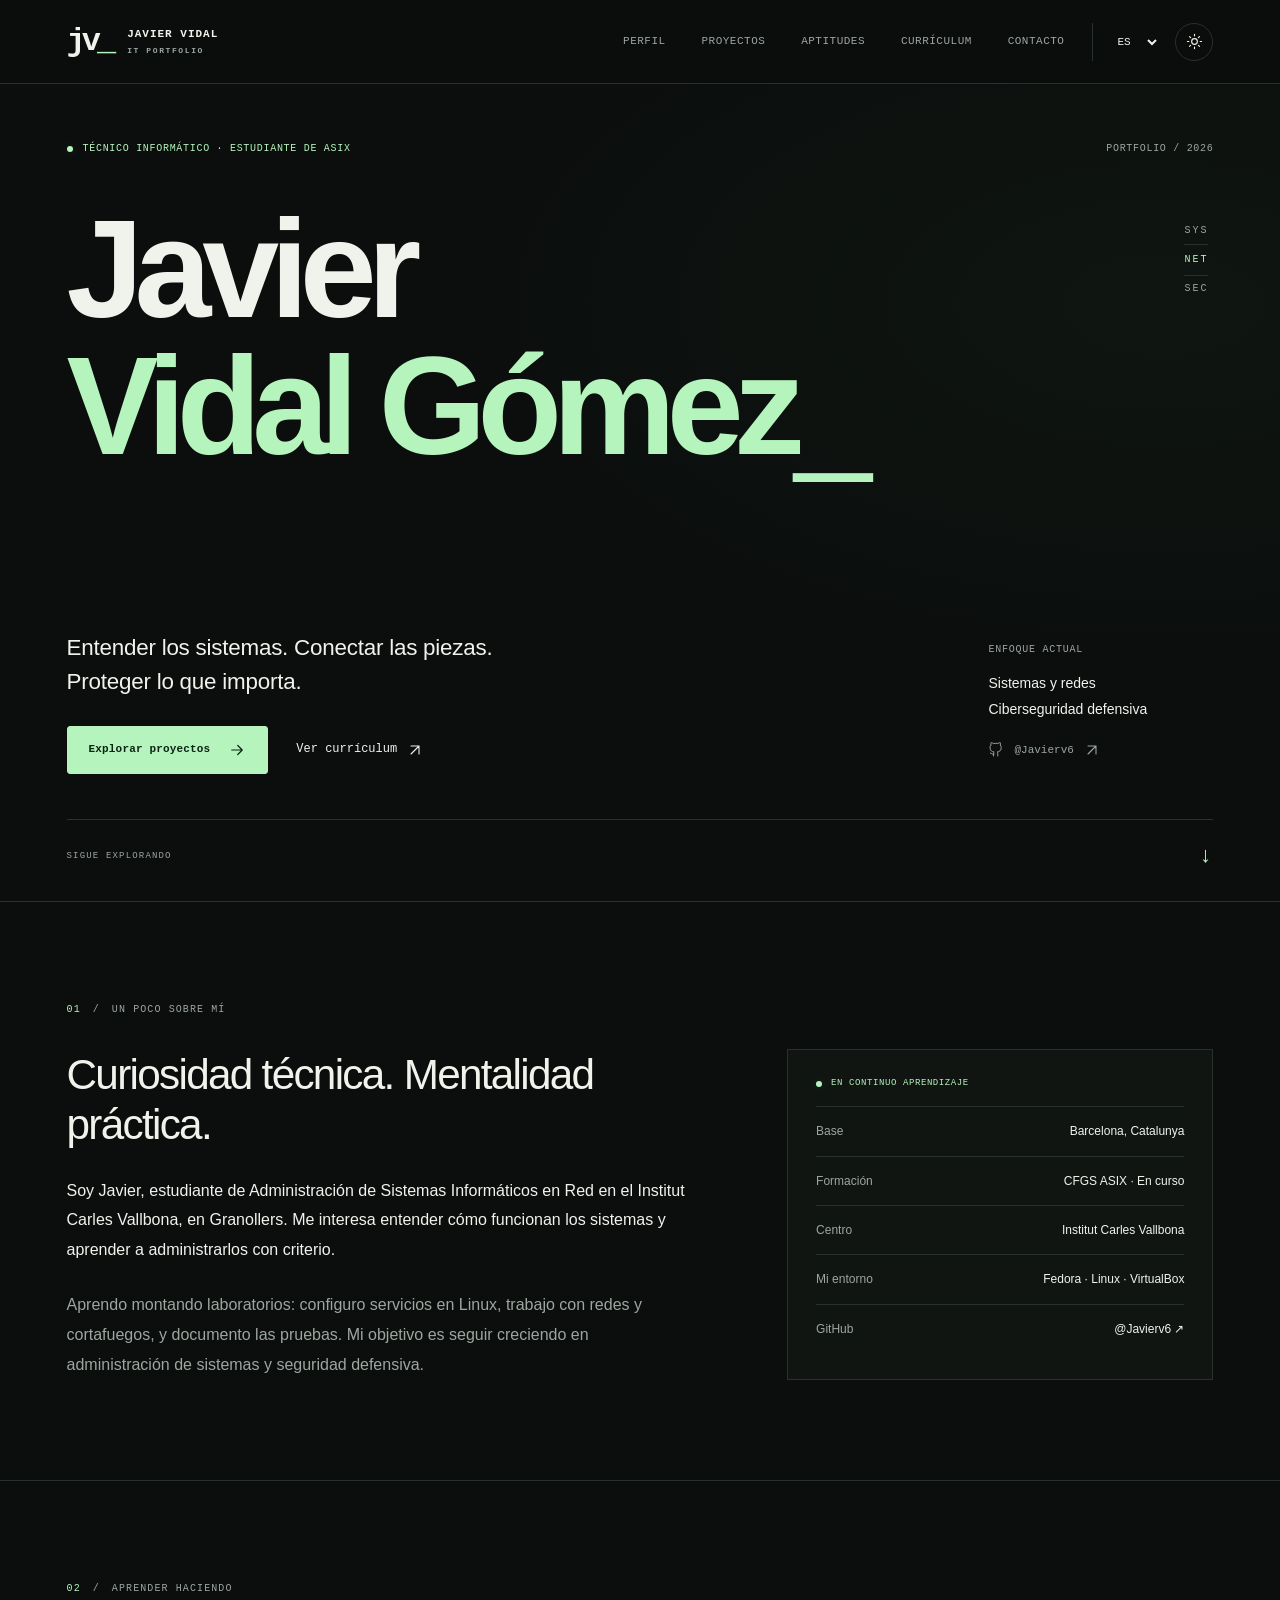
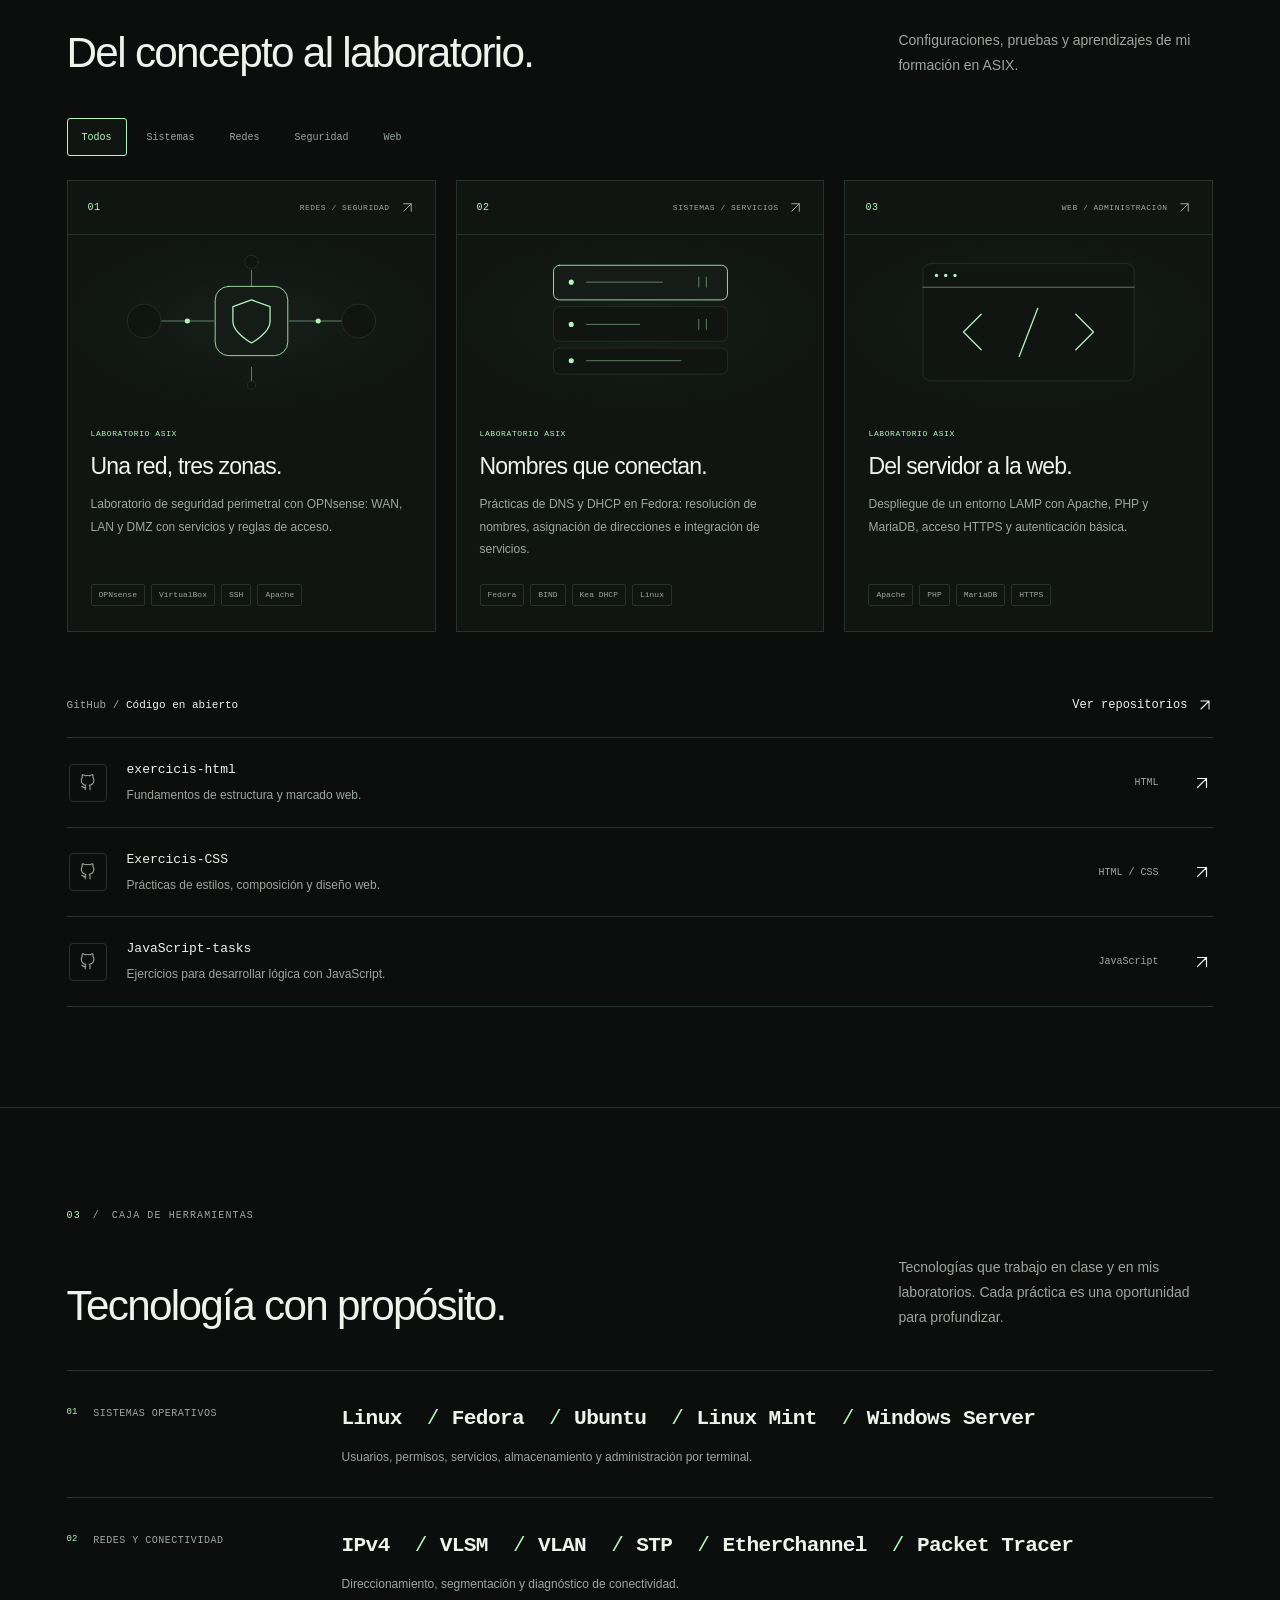
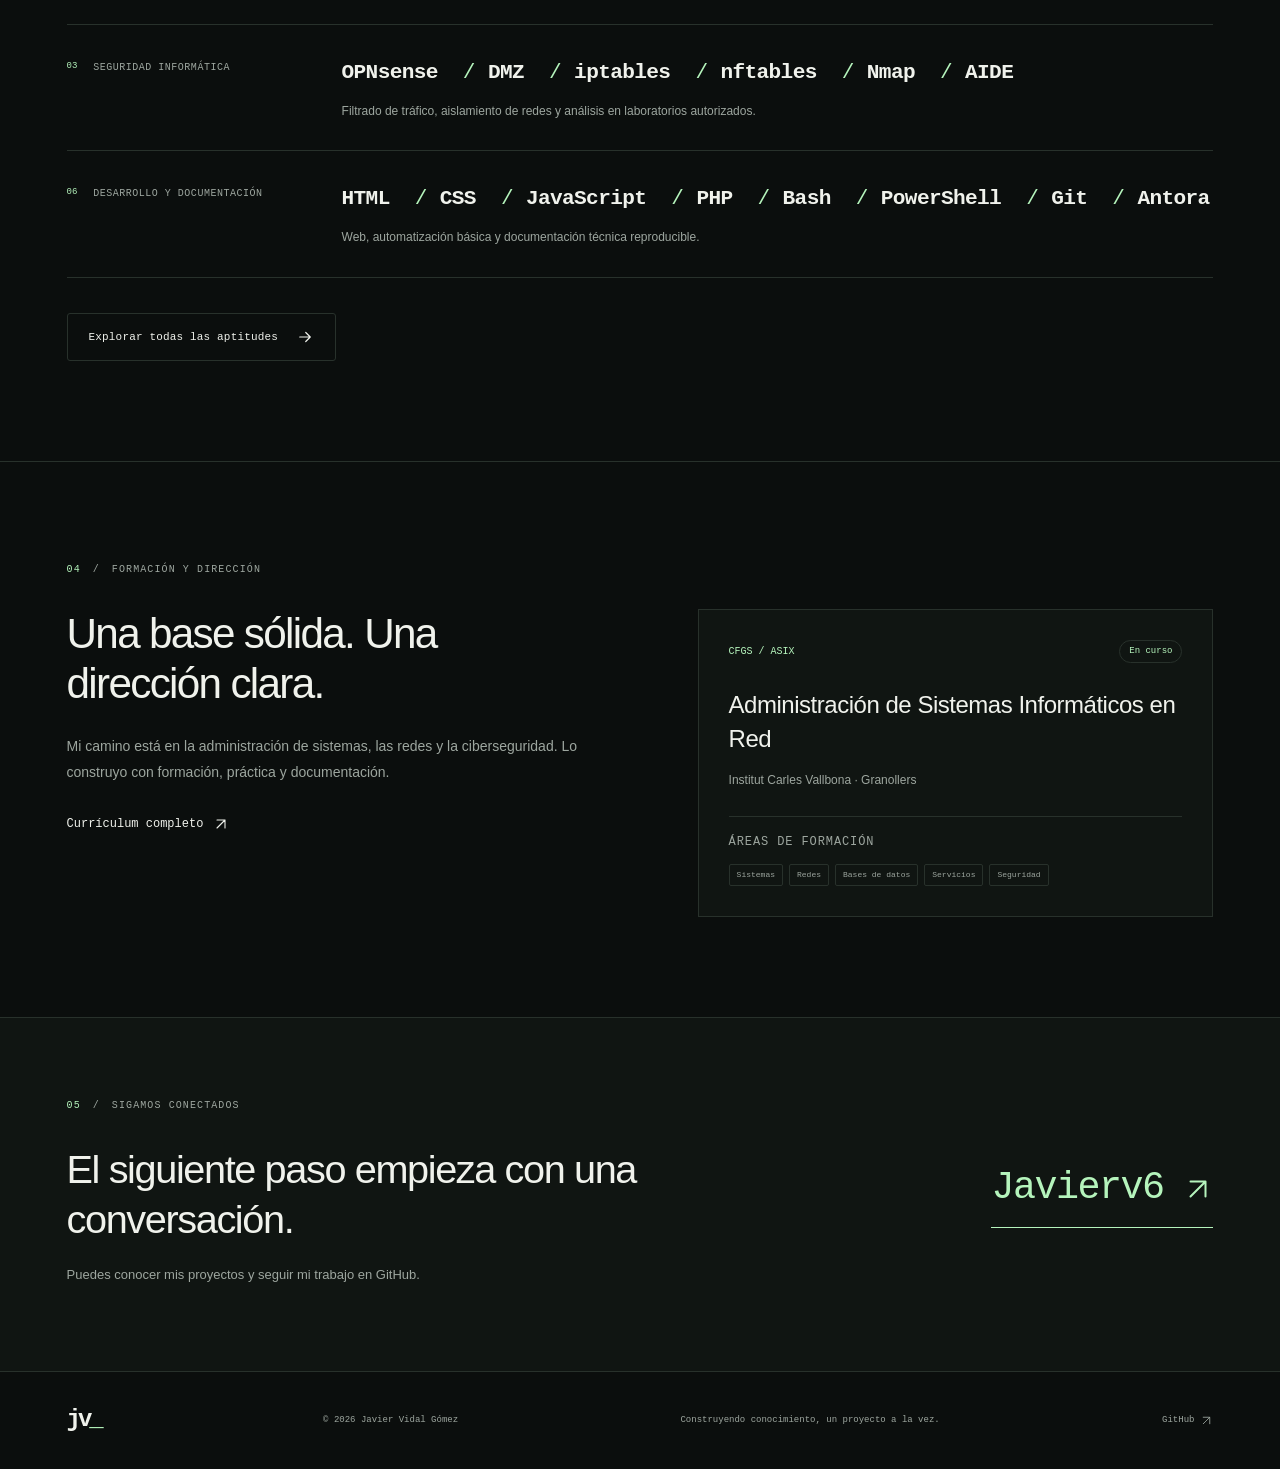
<file: index.html>
<!doctype html><html lang="es" data-theme="dark"><head>
    <meta charset="utf-8"><meta name="viewport" content="width=device-width, initial-scale=1">
    <title>Javier Vidal Gómez · Técnico informático</title><meta name="description" content="Portfolio de Javier Vidal Gómez, estudiante de ASIX. Sistemas Linux, redes, ciberseguridad, proyectos y currículum.">
    <meta name="theme-color" content="#0b0e0d"><meta property="og:type" content="website"><meta property="og:title" content="Javier Vidal Gómez · Técnico informático · Javier Vidal"><meta property="og:description" content="Portfolio de Javier Vidal Gómez, estudiante de ASIX. Sistemas Linux, redes, ciberseguridad, proyectos y currículum.">
    <link rel="icon" type="image/svg+xml" href="assets/favicon.svg"><link rel="stylesheet" href="styles.css">
    <script>try{const theme=localStorage.getItem('jv-theme');if(theme==='light'||theme==='dark')document.documentElement.dataset.theme=theme;}catch(e){}</script><script src="translations.js" defer></script><script src="app.js" defer></script></head>
    <body><a class="skip" href="#contenido"><span data-i18n="skip" >Saltar al contenido</span></a>
    <header class="site-header"><div class="header-inner">
    <a class="brand" href="index.html" aria-label="Javier Vidal — Inicio"><span class="brand-mark">jv<span>_</span></span><span class="brand-name">JAVIER VIDAL<span>IT PORTFOLIO</span></span></a>
    <nav class="desktop-nav" aria-label="Principal"><a data-i18n="nav.profile" href="index.html#perfil">Perfil</a><a data-i18n="nav.projects" href="index.html#proyectos">Proyectos</a><a data-i18n="nav.skills" href="aptitudes.html">Aptitudes</a><a data-i18n="nav.cv" href="curriculum.html">Currículum</a><a data-i18n="nav.contact" href="index.html#contacto">Contacto</a></nav>
    <div class="header-actions"><label class="lang-label"><span class="sr-only">Idioma / Language</span><select id="language" aria-label="Idioma / Language"><option value="es">ES</option><option value="ca">CA</option><option value="en">EN</option></select></label>
    <button class="icon-button theme-toggle" type="button" aria-label="Cambiar tema" title="Cambiar tema"><svg class="sun" viewBox="0 0 24 24" fill="none" aria-hidden="true"><circle cx="12" cy="12" r="4"/><path d="M12 2v2m0 16v2M2 12h2m16 0h2M5 5l1.5 1.5m11 11L19 19M5 19l1.5-1.5m11-11L19 5"/></svg><svg class="moon" viewBox="0 0 24 24" fill="none" aria-hidden="true"><path d="M20 14a8 8 0 0 1-10-10 8 8 0 1 0 10 10Z"/></svg></button>
    <button class="menu-toggle icon-button" type="button" aria-expanded="false" aria-controls="mobile-nav" aria-label="Abrir menú"><span></span><span></span></button></div>
    </div><nav class="mobile-nav" id="mobile-nav" aria-label="Navegación móvil" hidden><a data-i18n="nav.profile" href="index.html#perfil">Perfil</a><a data-i18n="nav.projects" href="index.html#proyectos">Proyectos</a><a data-i18n="nav.skills" href="aptitudes.html">Aptitudes</a><a data-i18n="nav.cv" href="curriculum.html">Currículum</a><a data-i18n="nav.contact" href="index.html#contacto">Contacto</a><a href="https://github.com/Javierv6" target="_blank" rel="noopener noreferrer">GitHub ↗</a></nav></header><main id="contenido"><section class="hero wrap" id="inicio"><div class="hero-meta"><span class="status"><span data-i18n="hero.status" >TÉCNICO INFORMÁTICO · ESTUDIANTE DE ASIX</span></span><span class="edition">PORTFOLIO / 2026</span></div>
<div class="hero-title-wrap"><h1>Javier<br><span>Vidal Gómez<span class="cursor">_</span></span></h1><div class="hero-coordinate" aria-hidden="true">SYS<span>NET</span>SEC</div></div>
<div class="hero-bottom"><div class="hero-intro"><p data-i18n="hero.intro" >Entender los sistemas. Conectar las piezas. Proteger lo que importa.</p><div class="hero-buttons"><a class="button primary" href="#proyectos"><span data-i18n="view.projects" >Explorar proyectos</span><svg viewBox="0 0 24 24" fill="none" aria-hidden="true"><path d="M5 12h14M13 6l6 6-6 6"/></svg></a><a class="text-link" href="curriculum.html"><span data-i18n="view.cv" >Ver currículum</span><svg viewBox="0 0 24 24" fill="none" aria-hidden="true"><path d="M6 18 18 6M6 6h12v12"/></svg></a></div></div><div class="hero-side"><span class="small-label"><span data-i18n="hero.focus" >ENFOQUE ACTUAL</span></span><p><span data-i18n="focus1" >Sistemas y redes</span><br><span data-i18n="focus2" >Ciberseguridad defensiva</span></p><a class="github-plain" href="https://github.com/Javierv6" target="_blank" rel="noopener noreferrer"><svg viewBox="0 0 24 24" fill="none" aria-hidden="true"><path d="M9 19c-4 1-4-2-6-2m12 5v-4a3.5 3.5 0 0 0-1-2.7c3.3-.4 6.7-1.6 6.7-7.3a5.7 5.7 0 0 0-1.5-4A5.3 5.3 0 0 0 19 0s-1.2-.4-4 1.5a14 14 0 0 0-7 0C5.2-.4 4 0 4 0a5.3 5.3 0 0 0-.2 4A5.7 5.7 0 0 0 2.3 8c0 5.7 3.4 6.9 6.7 7.3A3.5 3.5 0 0 0 8 18v4" transform="translate(1 1) scale(.91)"/></svg> @Javierv6 <svg viewBox="0 0 24 24" fill="none" aria-hidden="true"><path d="M6 18 18 6M6 6h12v12"/></svg></a></div></div>
<a class="scroll-note" href="#perfil"><span data-i18n="scroll" >SIGUE EXPLORANDO</span><span>↓</span></a></section><section class="section wrap" id="perfil"><p class="eyebrow"><span>01</span> / <span data-i18n="section.profile" >UN POCO SOBRE MÍ</span></p><div class="profile-layout"><div><h2 data-i18n="profile.title" class="section-title">Curiosidad técnica. Mentalidad práctica.</h2><p data-i18n="profile.p1" class="body-copy">Soy Javier, estudiante de Administración de Sistemas Informáticos en Red en el Institut Carles Vallbona, en Granollers. Me interesa entender cómo funcionan los sistemas y aprender a administrarlos con criterio.</p><p data-i18n="profile.p2" class="body-copy muted">Aprendo montando laboratorios: configuro servicios en Linux, trabajo con redes y cortafuegos, y documento las pruebas. Mi objetivo es seguir creciendo en administración de sistemas y seguridad defensiva.</p></div><aside class="profile-facts"><div class="fact-heading"><span class="live-dot"></span><span data-i18n="facts" >EN CONTINUO APRENDIZAJE</span></div><dl><div><dt data-i18n="facts.base" >Base</dt><dd>Barcelona, Catalunya</dd></div><div><dt data-i18n="facts.education" >Formación</dt><dd>CFGS ASIX · <span data-i18n="ongoing" >En curso</span></dd></div><div><dt data-i18n="facts.school" >Centro</dt><dd>Institut Carles Vallbona</dd></div><div><dt data-i18n="facts.environment" >Mi entorno</dt><dd>Fedora · Linux · VirtualBox</dd></div><div><dt>GitHub</dt><dd><a href="https://github.com/Javierv6" target="_blank" rel="noopener noreferrer">@Javierv6 ↗</a></dd></div></dl></aside></div></section><section class="section wrap" id="proyectos"><div class="section-heading"><div><p class="eyebrow"><span>02</span> / <span data-i18n="section.projects" >APRENDER HACIENDO</span></p><h2 data-i18n="projects.title" class="section-title">Del concepto al laboratorio.</h2></div><p data-i18n="projects.lead" class="section-lead">Configuraciones, pruebas y aprendizajes de mi formación en ASIX.</p></div><div class="filter-bar" role="group" aria-label="Filtrar proyectos"><button type="button" data-project-filter="all" aria-pressed="true"><span data-i18n="filter.all" >Todos</span></button><button type="button" data-project-filter="sistemas" aria-pressed="false"><span data-i18n="filter.sistemas" >Sistemas</span></button><button type="button" data-project-filter="redes" aria-pressed="false"><span data-i18n="filter.redes" >Redes</span></button><button type="button" data-project-filter="seguridad" aria-pressed="false"><span data-i18n="filter.seguridad" >Seguridad</span></button><button type="button" data-project-filter="web" aria-pressed="false"><span data-i18n="filter.web" >Web</span></button></div><div class="projects-grid"><a class="project-card" data-project-category="redes seguridad" href="proyecto-dmz.html"><div class="project-top"><span class="project-no">01</span><span data-i18n="p.type.dmz" >REDES / SEGURIDAD</span><svg viewBox="0 0 24 24" fill="none" aria-hidden="true"><path d="M6 18 18 6M6 6h12v12"/></svg></div><div class="project-art art-dmz" aria-hidden="true"><svg viewBox="0 0 360 180" class="network-art" fill="none"><path class="art-line" d="M63 90h72m90 0h72M180 55V30m0 115v20"/><rect x="137" y="49" width="86" height="82" rx="16" class="art-main"/><path d="M180 65 202 73v18c0 13-22 25-22 25s-22-12-22-25V73Z" class="shield"/><circle cx="53" cy="90" r="20" class="art-node"/><circle cx="307" cy="90" r="20" class="art-node"/><circle cx="180" cy="20" r="8" class="art-node"/><circle cx="180" cy="166" r="5" class="art-node"/><circle r="3" cx="104" cy="90" class="packet"/><circle r="3" cx="259" cy="90" class="packet"/></svg></div><div class="project-content"><span data-i18n="lab" class="small-label">Laboratorio ASIX</span><h3 data-i18n="p.title.dmz" >Una red, tres zonas.</h3><p data-i18n="p.desc.dmz" >Laboratorio de seguridad perimetral con OPNsense: WAN, LAN y DMZ con servicios y reglas de acceso.</p><ul class="tags"><li>OPNsense</li><li>VirtualBox</li><li>SSH</li><li>Apache</li></ul></div></a><a class="project-card" data-project-category="sistemas redes" href="proyecto-dns-dhcp.html"><div class="project-top"><span class="project-no">02</span><span data-i18n="p.type.dns-dhcp" >SISTEMAS / SERVICIOS</span><svg viewBox="0 0 24 24" fill="none" aria-hidden="true"><path d="M6 18 18 6M6 6h12v12"/></svg></div><div class="project-art art-dns-dhcp" aria-hidden="true"><svg viewBox="0 0 360 180" fill="none"><rect class="art-main" x="77" y="24" width="206" height="41" rx="7"/><rect class="art-node" x="77" y="73" width="206" height="41" rx="7"/><rect class="art-node" x="77" y="122" width="206" height="31" rx="7"/><circle class="packet" cx="98" cy="44" r="3"/><circle class="packet" cx="98" cy="94" r="3"/><circle class="packet" cx="98" cy="137" r="3"/><path class="art-line" d="M116 44h90m-90 50h63m-63 43h112m21-99v12m9-12v12m-9 38v12m9-12v12"/></svg></div><div class="project-content"><span data-i18n="lab" class="small-label">Laboratorio ASIX</span><h3 data-i18n="p.title.dns-dhcp" >Nombres que conectan.</h3><p data-i18n="p.desc.dns-dhcp" >Prácticas de DNS y DHCP en Fedora: resolución de nombres, asignación de direcciones e integración de servicios.</p><ul class="tags"><li>Fedora</li><li>BIND</li><li>Kea DHCP</li><li>Linux</li></ul></div></a><a class="project-card" data-project-category="sistemas web" href="proyecto-lamp.html"><div class="project-top"><span class="project-no">03</span><span data-i18n="p.type.lamp" >WEB / ADMINISTRACIÓN</span><svg viewBox="0 0 24 24" fill="none" aria-hidden="true"><path d="M6 18 18 6M6 6h12v12"/></svg></div><div class="project-art art-lamp" aria-hidden="true"><svg viewBox="0 0 360 180" fill="none"><rect class="art-node" x="55" y="22" width="250" height="139" rx="9"/><path class="art-line" d="M55 50h250"/><circle class="packet" cx="71" cy="36" r="2"/><circle class="packet" cx="82" cy="36" r="2"/><circle class="packet" cx="93" cy="36" r="2"/><path class="shield" d="m124 82-21 21 21 21m112-42 21 21-21 21m-45-49-22 57"/></svg></div><div class="project-content"><span data-i18n="lab" class="small-label">Laboratorio ASIX</span><h3 data-i18n="p.title.lamp" >Del servidor a la web.</h3><p data-i18n="p.desc.lamp" >Despliegue de un entorno LAMP con Apache, PHP y MariaDB, acceso HTTPS y autenticación básica.</p><ul class="tags"><li>Apache</li><li>PHP</li><li>MariaDB</li><li>HTTPS</li></ul></div></a></div><p class="result-note sr-only" id="project-results" role="status"></p>
<div class="repos-heading"><h3>GitHub / <span data-i18n="repos.title" >Código en abierto</span></h3><a class="text-link" href="https://github.com/Javierv6?tab=repositories" target="_blank" rel="noopener noreferrer"><span data-i18n="repos.all" >Ver repositorios</span><svg viewBox="0 0 24 24" fill="none" aria-hidden="true"><path d="M6 18 18 6M6 6h12v12"/></svg></a></div><div class="repo-list"><a href="https://github.com/Javierv6/exercicis-html" target="_blank" rel="noopener noreferrer" class="repo-row"><span class="repo-symbol"><svg viewBox="0 0 24 24" fill="none" aria-hidden="true"><path d="M9 19c-4 1-4-2-6-2m12 5v-4a3.5 3.5 0 0 0-1-2.7c3.3-.4 6.7-1.6 6.7-7.3a5.7 5.7 0 0 0-1.5-4A5.3 5.3 0 0 0 19 0s-1.2-.4-4 1.5a14 14 0 0 0-7 0C5.2-.4 4 0 4 0a5.3 5.3 0 0 0-.2 4A5.7 5.7 0 0 0 2.3 8c0 5.7 3.4 6.9 6.7 7.3A3.5 3.5 0 0 0 8 18v4" transform="translate(1 1) scale(.91)"/></svg></span><div><h4>exercicis-html</h4><p data-i18n="repo.exercicis-html" >Fundamentos de estructura y marcado web.</p></div><span class="repo-language">HTML</span><svg viewBox="0 0 24 24" fill="none" aria-hidden="true"><path d="M6 18 18 6M6 6h12v12"/></svg></a><a href="https://github.com/Javierv6/Exercicis-CSS" target="_blank" rel="noopener noreferrer" class="repo-row"><span class="repo-symbol"><svg viewBox="0 0 24 24" fill="none" aria-hidden="true"><path d="M9 19c-4 1-4-2-6-2m12 5v-4a3.5 3.5 0 0 0-1-2.7c3.3-.4 6.7-1.6 6.7-7.3a5.7 5.7 0 0 0-1.5-4A5.3 5.3 0 0 0 19 0s-1.2-.4-4 1.5a14 14 0 0 0-7 0C5.2-.4 4 0 4 0a5.3 5.3 0 0 0-.2 4A5.7 5.7 0 0 0 2.3 8c0 5.7 3.4 6.9 6.7 7.3A3.5 3.5 0 0 0 8 18v4" transform="translate(1 1) scale(.91)"/></svg></span><div><h4>Exercicis-CSS</h4><p data-i18n="repo.Exercicis-CSS" >Prácticas de estilos, composición y diseño web.</p></div><span class="repo-language">HTML / CSS</span><svg viewBox="0 0 24 24" fill="none" aria-hidden="true"><path d="M6 18 18 6M6 6h12v12"/></svg></a><a href="https://github.com/Javierv6/JavaScript-tasks" target="_blank" rel="noopener noreferrer" class="repo-row"><span class="repo-symbol"><svg viewBox="0 0 24 24" fill="none" aria-hidden="true"><path d="M9 19c-4 1-4-2-6-2m12 5v-4a3.5 3.5 0 0 0-1-2.7c3.3-.4 6.7-1.6 6.7-7.3a5.7 5.7 0 0 0-1.5-4A5.3 5.3 0 0 0 19 0s-1.2-.4-4 1.5a14 14 0 0 0-7 0C5.2-.4 4 0 4 0a5.3 5.3 0 0 0-.2 4A5.7 5.7 0 0 0 2.3 8c0 5.7 3.4 6.9 6.7 7.3A3.5 3.5 0 0 0 8 18v4" transform="translate(1 1) scale(.91)"/></svg></span><div><h4>JavaScript-tasks</h4><p data-i18n="repo.JavaScript-tasks" >Ejercicios para desarrollar lógica con JavaScript.</p></div><span class="repo-language">JavaScript</span><svg viewBox="0 0 24 24" fill="none" aria-hidden="true"><path d="M6 18 18 6M6 6h12v12"/></svg></a></div></section><section class="section wrap" id="aptitudes"><p class="eyebrow"><span>03</span> / <span data-i18n="section.skills" >CAJA DE HERRAMIENTAS</span></p><div class="section-heading"><h2 data-i18n="skills.title" class="section-title">Tecnología con propósito.</h2><p data-i18n="skills.lead" class="section-lead">Tecnologías que trabajo en clase y en mis laboratorios. Cada práctica es una oportunidad para profundizar.</p></div><div class="skill-rows"><article class="skill-row" data-skill-category="sistemas"><div class="skill-heading"><span class="row-no">01</span><h3 data-i18n="skill.sistemas" >Sistemas operativos</h3></div><div class="skill-detail"><ul class="skill-list"><li>Linux</li><li>Fedora</li><li>Ubuntu</li><li>Linux Mint</li><li>Windows Server</li></ul><p data-i18n="skill.desc.sistemas" >Usuarios, permisos, servicios, almacenamiento y administración por terminal.</p></div></article><article class="skill-row" data-skill-category="redes"><div class="skill-heading"><span class="row-no">02</span><h3 data-i18n="skill.redes" >Redes y conectividad</h3></div><div class="skill-detail"><ul class="skill-list"><li>IPv4</li><li>VLSM</li><li>VLAN</li><li>STP</li><li>EtherChannel</li><li>Packet Tracer</li></ul><p data-i18n="skill.desc.redes" >Direccionamiento, segmentación y diagnóstico de conectividad.</p></div></article><article class="skill-row" data-skill-category="seguridad"><div class="skill-heading"><span class="row-no">03</span><h3 data-i18n="skill.seguridad" >Seguridad informática</h3></div><div class="skill-detail"><ul class="skill-list"><li>OPNsense</li><li>DMZ</li><li>iptables</li><li>nftables</li><li>Nmap</li><li>AIDE</li></ul><p data-i18n="skill.desc.seguridad" >Filtrado de tráfico, aislamiento de redes y análisis en laboratorios autorizados.</p></div></article><article class="skill-row" data-skill-category="web"><div class="skill-heading"><span class="row-no">06</span><h3 data-i18n="skill.web" >Desarrollo y documentación</h3></div><div class="skill-detail"><ul class="skill-list"><li>HTML</li><li>CSS</li><li>JavaScript</li><li>PHP</li><li>Bash</li><li>PowerShell</li><li>Git</li><li>Antora</li></ul><p data-i18n="skill.desc.web" >Web, automatización básica y documentación técnica reproducible.</p></div></article></div><a class="button outline" href="aptitudes.html"><span data-i18n="skills.all" >Explorar todas las aptitudes</span><svg viewBox="0 0 24 24" fill="none" aria-hidden="true"><path d="M5 12h14M13 6l6 6-6 6"/></svg></a></section><section class="section wrap" id="formacion"><p class="eyebrow"><span>04</span> / <span data-i18n="section.path" >FORMACIÓN Y DIRECCIÓN</span></p><div class="education-layout"><div><h2 data-i18n="path.title" class="section-title">Una base sólida. Una dirección clara.</h2><p data-i18n="path.lead" class="body-copy muted">Mi camino está en la administración de sistemas, las redes y la ciberseguridad. Lo construyo con formación, práctica y documentación.</p><a class="text-link" href="curriculum.html"><span data-i18n="cv.full" >Currículum completo</span><svg viewBox="0 0 24 24" fill="none" aria-hidden="true"><path d="M6 18 18 6M6 6h12v12"/></svg></a></div><div class="education-card"><div class="education-card-top"><span>CFGS / ASIX</span><span data-i18n="ongoing" class="badge">En curso</span></div><h3 data-i18n="education.name" >Administración de Sistemas Informáticos en Red</h3><p>Institut Carles Vallbona · Granollers</p><div class="edu-rule"></div><p class="small-label"><span data-i18n="education.focus" >ÁREAS DE FORMACIÓN</span></p><ul class="tags"><li data-i18n="edu.systems" >Sistemas</li><li data-i18n="edu.networks" >Redes</li><li data-i18n="edu.data" >Bases de datos</li><li data-i18n="edu.services" >Servicios</li><li data-i18n="edu.security" >Seguridad</li></ul></div></div></section><section class="contact-section wrap" id="contacto"><div><p class="eyebrow"><span>05</span> / <span data-i18n="section.contact" >SIGAMOS CONECTADOS</span></p><h2 data-i18n="contact.title" >El siguiente paso empieza con una conversación.</h2><p><span data-i18n="contact.text" >Puedes conocer mis proyectos y seguir mi trabajo en GitHub.</span></p></div><a class="contact-link" href="https://github.com/Javierv6" target="_blank" rel="noopener noreferrer">Javierv6 <svg viewBox="0 0 24 24" fill="none" aria-hidden="true"><path d="M6 18 18 6M6 6h12v12"/></svg></a></section></main><footer class="site-footer wrap"><a class="footer-brand" href="index.html">jv<span>_</span></a><p>© 2026 Javier Vidal Gómez</p><span data-i18n="foot" >Construyendo conocimiento, un proyecto a la vez.</span><a href="https://github.com/Javierv6" target="_blank" rel="noopener noreferrer">GitHub <svg viewBox="0 0 24 24" fill="none" aria-hidden="true"><path d="M6 18 18 6M6 6h12v12"/></svg></a></footer></body></html>
</file>
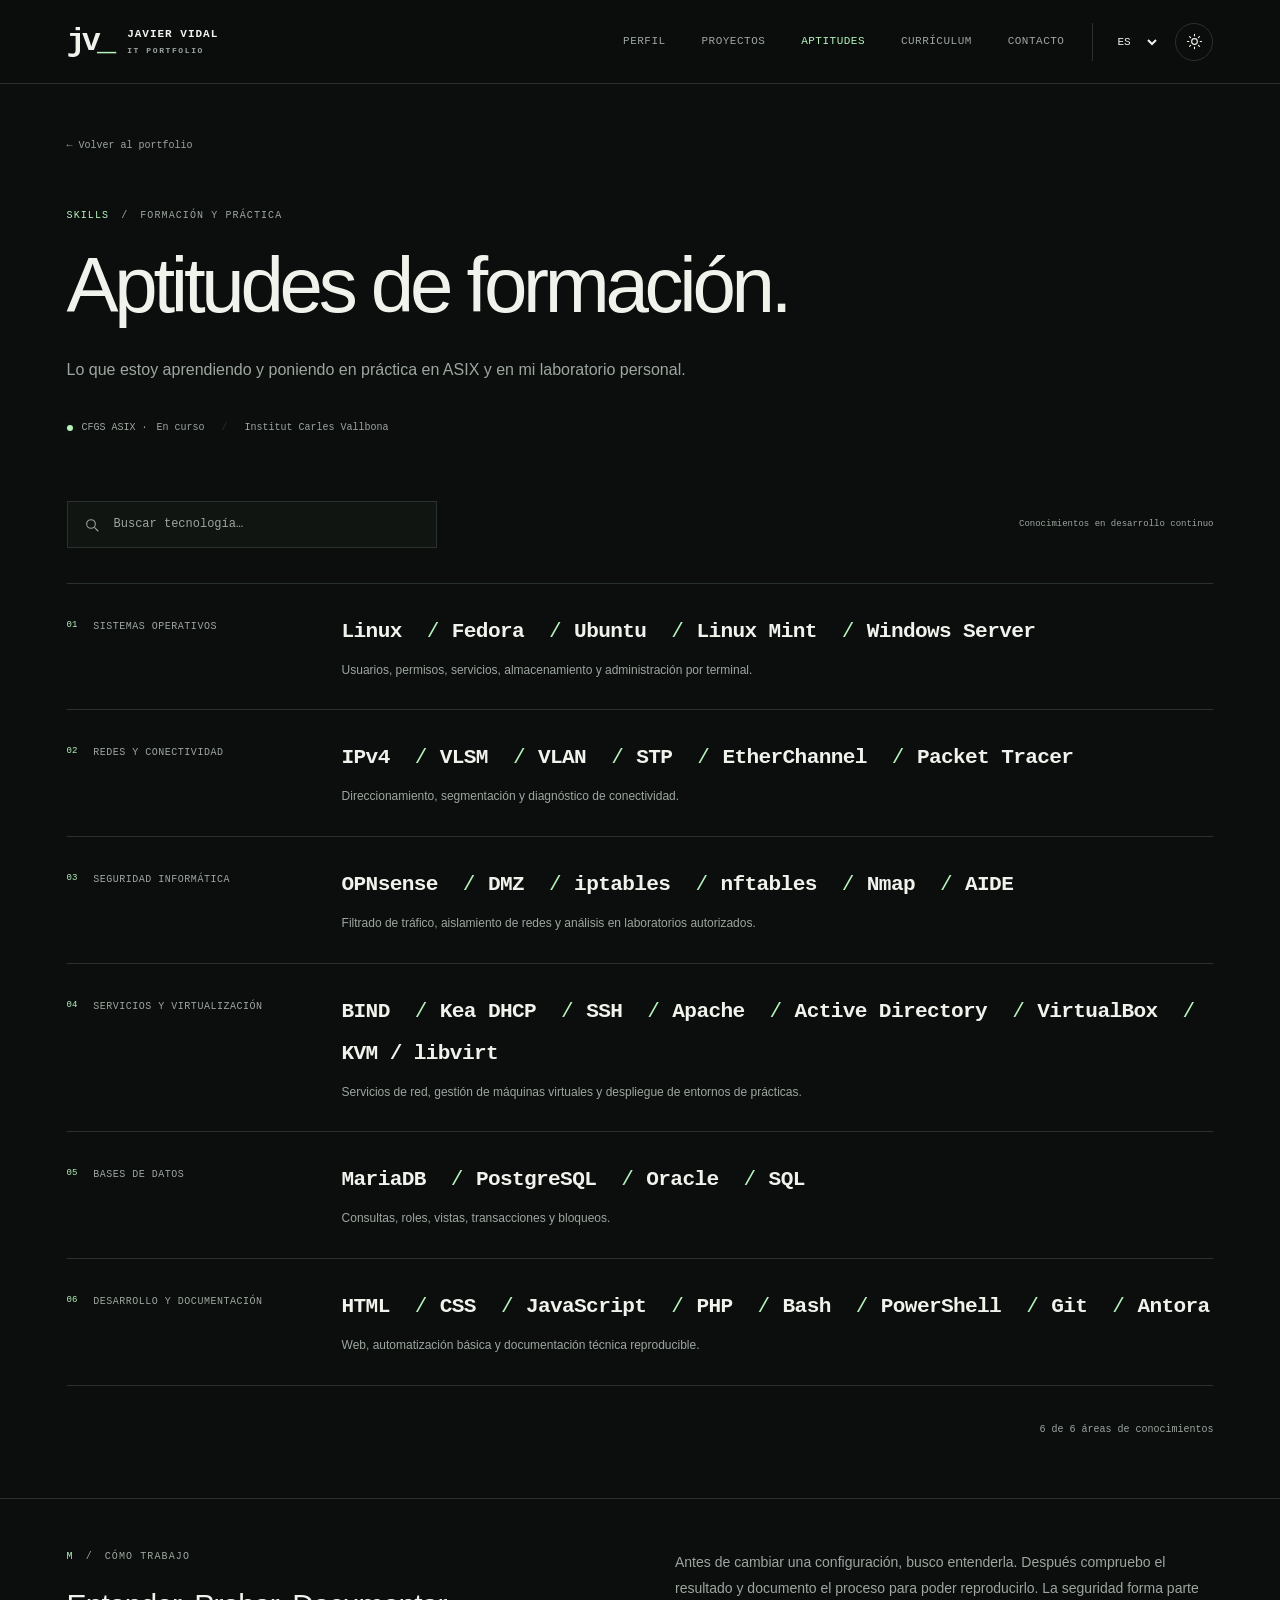
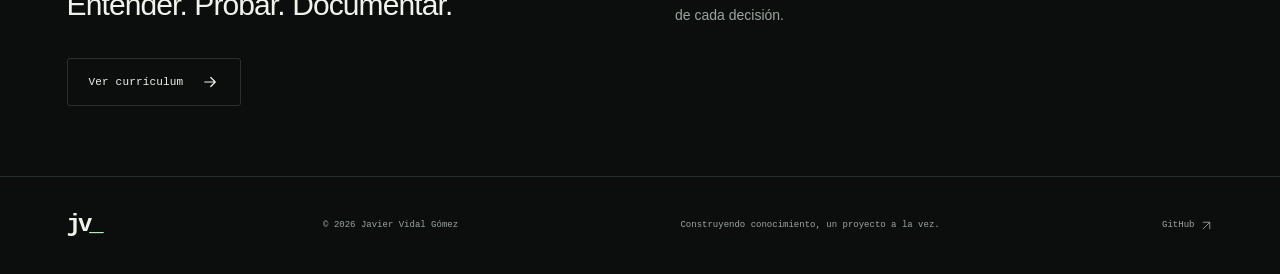
<file: aptitudes.html>
<!doctype html><html lang="es" data-theme="dark"><head>
    <meta charset="utf-8"><meta name="viewport" content="width=device-width, initial-scale=1">
    <title>Aptitudes de formación · Javier Vidal</title><meta name="description" content="Aptitudes de Javier Vidal: Linux, redes, OPNsense, BIND, Kea DHCP, bases de datos, web y documentación técnica.">
    <meta name="theme-color" content="#0b0e0d"><meta property="og:type" content="website"><meta property="og:title" content="Aptitudes de formación · Javier Vidal"><meta property="og:description" content="Aptitudes de Javier Vidal: Linux, redes, OPNsense, BIND, Kea DHCP, bases de datos, web y documentación técnica.">
    <link rel="icon" type="image/svg+xml" href="assets/favicon.svg"><link rel="stylesheet" href="styles.css">
    <script>try{const theme=localStorage.getItem('jv-theme');if(theme==='light'||theme==='dark')document.documentElement.dataset.theme=theme;}catch(e){}</script><script src="translations.js" defer></script><script src="app.js" defer></script></head>
    <body><a class="skip" href="#contenido"><span data-i18n="skip" >Saltar al contenido</span></a>
    <header class="site-header"><div class="header-inner">
    <a class="brand" href="index.html" aria-label="Javier Vidal — Inicio"><span class="brand-mark">jv<span>_</span></span><span class="brand-name">JAVIER VIDAL<span>IT PORTFOLIO</span></span></a>
    <nav class="desktop-nav" aria-label="Principal"><a data-i18n="nav.profile" href="index.html#perfil">Perfil</a><a data-i18n="nav.projects" href="index.html#proyectos">Proyectos</a><a data-i18n="nav.skills" href="aptitudes.html" aria-current="page">Aptitudes</a><a data-i18n="nav.cv" href="curriculum.html">Currículum</a><a data-i18n="nav.contact" href="index.html#contacto">Contacto</a></nav>
    <div class="header-actions"><label class="lang-label"><span class="sr-only">Idioma / Language</span><select id="language" aria-label="Idioma / Language"><option value="es">ES</option><option value="ca">CA</option><option value="en">EN</option></select></label>
    <button class="icon-button theme-toggle" type="button" aria-label="Cambiar tema" title="Cambiar tema"><svg class="sun" viewBox="0 0 24 24" fill="none" aria-hidden="true"><circle cx="12" cy="12" r="4"/><path d="M12 2v2m0 16v2M2 12h2m16 0h2M5 5l1.5 1.5m11 11L19 19M5 19l1.5-1.5m11-11L19 5"/></svg><svg class="moon" viewBox="0 0 24 24" fill="none" aria-hidden="true"><path d="M20 14a8 8 0 0 1-10-10 8 8 0 1 0 10 10Z"/></svg></button>
    <button class="menu-toggle icon-button" type="button" aria-expanded="false" aria-controls="mobile-nav" aria-label="Abrir menú"><span></span><span></span></button></div>
    </div><nav class="mobile-nav" id="mobile-nav" aria-label="Navegación móvil" hidden><a data-i18n="nav.profile" href="index.html#perfil">Perfil</a><a data-i18n="nav.projects" href="index.html#proyectos">Proyectos</a><a data-i18n="nav.skills" href="aptitudes.html" aria-current="page">Aptitudes</a><a data-i18n="nav.cv" href="curriculum.html">Currículum</a><a data-i18n="nav.contact" href="index.html#contacto">Contacto</a><a href="https://github.com/Javierv6" target="_blank" rel="noopener noreferrer">GitHub ↗</a></nav></header><main id="contenido"><div class="page-intro wrap"><a data-i18n="back" class="back-link" href="index.html">← Volver al portfolio</a><p class="eyebrow"><span>SKILLS</span> / <span data-i18n="skillpage.kicker" >FORMACIÓN Y PRÁCTICA</span></p><h1 data-i18n="skillpage.title" class="page-title">Aptitudes de formación.</h1><p data-i18n="skillpage.lead" class="page-lead">Lo que estoy aprendiendo y poniendo en práctica en ASIX y en mi laboratorio personal.</p><div class="page-status"><span class="live-dot"></span>CFGS ASIX · <span data-i18n="ongoing" >En curso</span><span class="status-separator">/</span>Institut Carles Vallbona</div></div><section class="wrap skills-section"><div class="skill-tools"><label class="search-box"><svg viewBox="0 0 24 24" fill="none" aria-hidden="true"><circle cx="10.5" cy="10.5" r="6.5"/><path d="m16 16 5 5"/></svg><span data-i18n="skillpage.search" class="sr-only">Buscar tecnología</span><input type="search" id="skill-search" placeholder="Buscar tecnología…" autocomplete="off"></label><span data-i18n="skillpage.note" class="search-note">Conocimientos en desarrollo continuo</span></div><div class="skill-rows" id="all-skills"><article class="skill-row" data-skill-category="sistemas"><div class="skill-heading"><span class="row-no">01</span><h3 data-i18n="skill.sistemas" >Sistemas operativos</h3></div><div class="skill-detail"><ul class="skill-list"><li>Linux</li><li>Fedora</li><li>Ubuntu</li><li>Linux Mint</li><li>Windows Server</li></ul><p data-i18n="skill.desc.sistemas" >Usuarios, permisos, servicios, almacenamiento y administración por terminal.</p></div></article><article class="skill-row" data-skill-category="redes"><div class="skill-heading"><span class="row-no">02</span><h3 data-i18n="skill.redes" >Redes y conectividad</h3></div><div class="skill-detail"><ul class="skill-list"><li>IPv4</li><li>VLSM</li><li>VLAN</li><li>STP</li><li>EtherChannel</li><li>Packet Tracer</li></ul><p data-i18n="skill.desc.redes" >Direccionamiento, segmentación y diagnóstico de conectividad.</p></div></article><article class="skill-row" data-skill-category="seguridad"><div class="skill-heading"><span class="row-no">03</span><h3 data-i18n="skill.seguridad" >Seguridad informática</h3></div><div class="skill-detail"><ul class="skill-list"><li>OPNsense</li><li>DMZ</li><li>iptables</li><li>nftables</li><li>Nmap</li><li>AIDE</li></ul><p data-i18n="skill.desc.seguridad" >Filtrado de tráfico, aislamiento de redes y análisis en laboratorios autorizados.</p></div></article><article class="skill-row" data-skill-category="servicios"><div class="skill-heading"><span class="row-no">04</span><h3 data-i18n="skill.servicios" >Servicios y virtualización</h3></div><div class="skill-detail"><ul class="skill-list"><li>BIND</li><li>Kea DHCP</li><li>SSH</li><li>Apache</li><li>Active Directory</li><li>VirtualBox</li><li>KVM / libvirt</li></ul><p data-i18n="skill.desc.servicios" >Servicios de red, gestión de máquinas virtuales y despliegue de entornos de prácticas.</p></div></article><article class="skill-row" data-skill-category="datos"><div class="skill-heading"><span class="row-no">05</span><h3 data-i18n="skill.datos" >Bases de datos</h3></div><div class="skill-detail"><ul class="skill-list"><li>MariaDB</li><li>PostgreSQL</li><li>Oracle</li><li>SQL</li></ul><p data-i18n="skill.desc.datos" >Consultas, roles, vistas, transacciones y bloqueos.</p></div></article><article class="skill-row" data-skill-category="web"><div class="skill-heading"><span class="row-no">06</span><h3 data-i18n="skill.web" >Desarrollo y documentación</h3></div><div class="skill-detail"><ul class="skill-list"><li>HTML</li><li>CSS</li><li>JavaScript</li><li>PHP</li><li>Bash</li><li>PowerShell</li><li>Git</li><li>Antora</li></ul><p data-i18n="skill.desc.web" >Web, automatización básica y documentación técnica reproducible.</p></div></article></div><p id="skills-empty" class="empty-state" role="status" hidden><span data-i18n="skillpage.empty" >No hay coincidencias. Prueba con otra tecnología.</span></p><p class="skills-count" id="skill-count" role="status"></p></section><section class="wrap methodology"><div><p class="eyebrow"><span>M</span> / <span data-i18n="method.kicker" >CÓMO TRABAJO</span></p><h2 data-i18n="method.title" >Entender. Probar. Documentar.</h2></div><p data-i18n="method.copy" >Antes de cambiar una configuración, busco entenderla. Después compruebo el resultado y documento el proceso para poder reproducirlo. La seguridad forma parte de cada decisión.</p><a class="button outline" href="curriculum.html"><span data-i18n="view.cv" >Ver currículum</span><svg viewBox="0 0 24 24" fill="none" aria-hidden="true"><path d="M5 12h14M13 6l6 6-6 6"/></svg></a></section></main><footer class="site-footer wrap"><a class="footer-brand" href="index.html">jv<span>_</span></a><p>© 2026 Javier Vidal Gómez</p><span data-i18n="foot" >Construyendo conocimiento, un proyecto a la vez.</span><a href="https://github.com/Javierv6" target="_blank" rel="noopener noreferrer">GitHub <svg viewBox="0 0 24 24" fill="none" aria-hidden="true"><path d="M6 18 18 6M6 6h12v12"/></svg></a></footer></body></html>
</file>
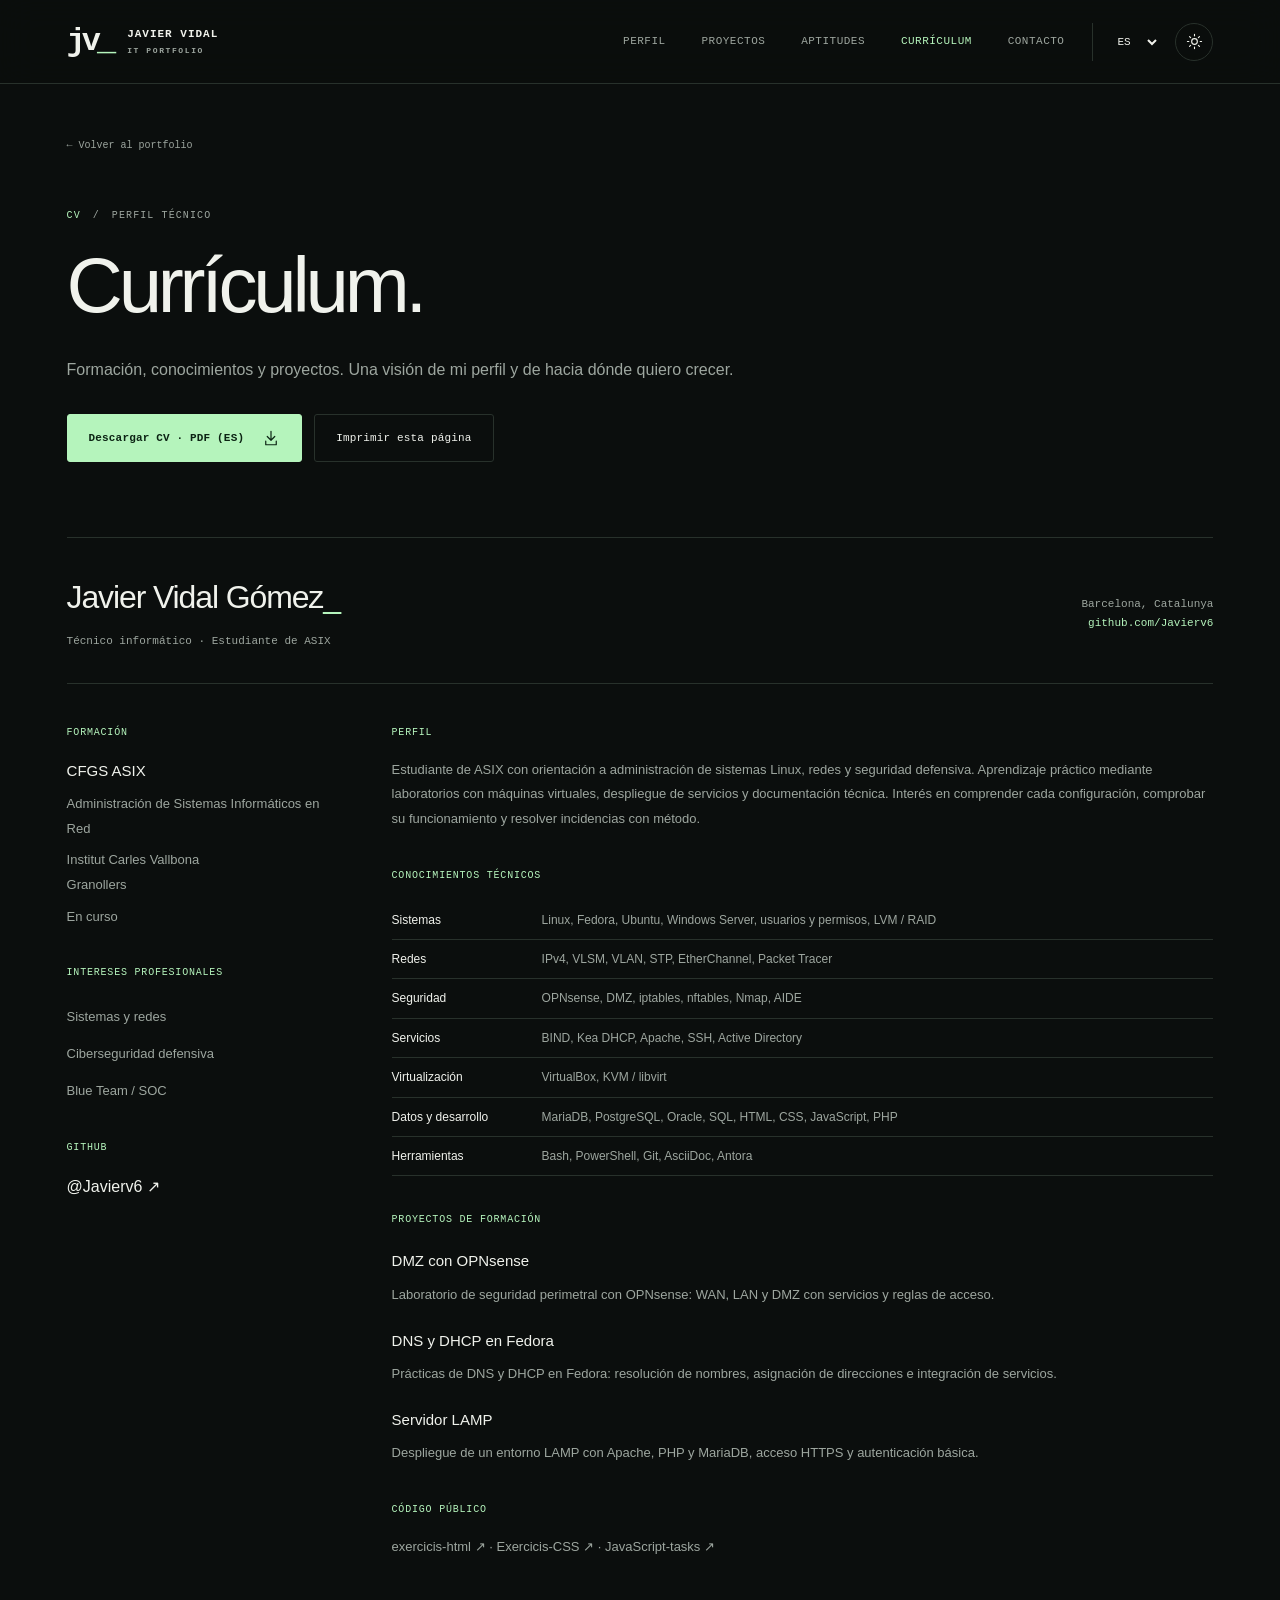
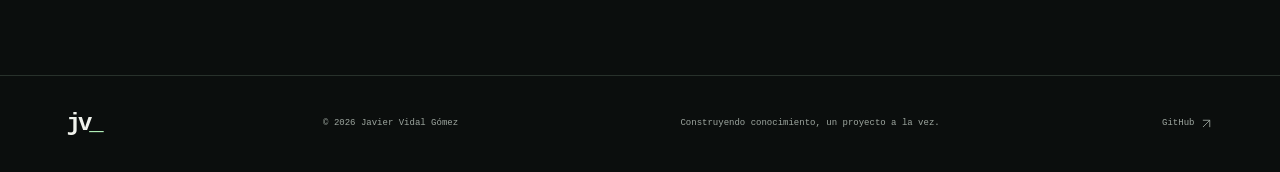
<file: curriculum.html>
<!doctype html><html lang="es" data-theme="dark"><head>
    <meta charset="utf-8"><meta name="viewport" content="width=device-width, initial-scale=1">
    <title>Currículum · Javier Vidal</title><meta name="description" content="Currículum de Javier Vidal Gómez. Estudiante de ASIX: sistemas, redes, seguridad y proyectos de formación.">
    <meta name="theme-color" content="#0b0e0d"><meta property="og:type" content="website"><meta property="og:title" content="Currículum · Javier Vidal"><meta property="og:description" content="Currículum de Javier Vidal Gómez. Estudiante de ASIX: sistemas, redes, seguridad y proyectos de formación.">
    <link rel="icon" type="image/svg+xml" href="assets/favicon.svg"><link rel="stylesheet" href="styles.css">
    <script>try{const theme=localStorage.getItem('jv-theme');if(theme==='light'||theme==='dark')document.documentElement.dataset.theme=theme;}catch(e){}</script><script src="translations.js" defer></script><script src="app.js" defer></script></head>
    <body><a class="skip" href="#contenido"><span data-i18n="skip" >Saltar al contenido</span></a>
    <header class="site-header"><div class="header-inner">
    <a class="brand" href="index.html" aria-label="Javier Vidal — Inicio"><span class="brand-mark">jv<span>_</span></span><span class="brand-name">JAVIER VIDAL<span>IT PORTFOLIO</span></span></a>
    <nav class="desktop-nav" aria-label="Principal"><a data-i18n="nav.profile" href="index.html#perfil">Perfil</a><a data-i18n="nav.projects" href="index.html#proyectos">Proyectos</a><a data-i18n="nav.skills" href="aptitudes.html">Aptitudes</a><a data-i18n="nav.cv" href="curriculum.html" aria-current="page">Currículum</a><a data-i18n="nav.contact" href="index.html#contacto">Contacto</a></nav>
    <div class="header-actions"><label class="lang-label"><span class="sr-only">Idioma / Language</span><select id="language" aria-label="Idioma / Language"><option value="es">ES</option><option value="ca">CA</option><option value="en">EN</option></select></label>
    <button class="icon-button theme-toggle" type="button" aria-label="Cambiar tema" title="Cambiar tema"><svg class="sun" viewBox="0 0 24 24" fill="none" aria-hidden="true"><circle cx="12" cy="12" r="4"/><path d="M12 2v2m0 16v2M2 12h2m16 0h2M5 5l1.5 1.5m11 11L19 19M5 19l1.5-1.5m11-11L19 5"/></svg><svg class="moon" viewBox="0 0 24 24" fill="none" aria-hidden="true"><path d="M20 14a8 8 0 0 1-10-10 8 8 0 1 0 10 10Z"/></svg></button>
    <button class="menu-toggle icon-button" type="button" aria-expanded="false" aria-controls="mobile-nav" aria-label="Abrir menú"><span></span><span></span></button></div>
    </div><nav class="mobile-nav" id="mobile-nav" aria-label="Navegación móvil" hidden><a data-i18n="nav.profile" href="index.html#perfil">Perfil</a><a data-i18n="nav.projects" href="index.html#proyectos">Proyectos</a><a data-i18n="nav.skills" href="aptitudes.html">Aptitudes</a><a data-i18n="nav.cv" href="curriculum.html" aria-current="page">Currículum</a><a data-i18n="nav.contact" href="index.html#contacto">Contacto</a><a href="https://github.com/Javierv6" target="_blank" rel="noopener noreferrer">GitHub ↗</a></nav></header><main id="contenido"><div class="page-intro wrap"><a data-i18n="back" class="back-link" href="index.html">← Volver al portfolio</a><p class="eyebrow"><span>CV</span> / <span data-i18n="cv.kicker" >PERFIL TÉCNICO</span></p><h1 data-i18n="cv.title" class="page-title">Currículum.</h1><p data-i18n="cv.lead" class="page-lead">Formación, conocimientos y proyectos. Una visión de mi perfil y de hacia dónde quiero crecer.</p><div class="cv-actions"><a class="button primary" href="assets/CV_Javier_Vidal_Gomez.pdf" download><span data-i18n="cv.download" >Descargar CV · PDF (ES)</span><svg viewBox="0 0 24 24" fill="none" aria-hidden="true"><path d="M12 3v12m-5-5 5 5 5-5M5 16v5h14v-5"/></svg></a><button type="button" class="button outline print-cv"><span data-i18n="cv.print" >Imprimir esta página</span></button></div></div><article class="resume wrap"><header class="resume-header"><div><h2>Javier Vidal Gómez<span>_</span></h2><p data-i18n="resume.role" >Técnico informático · Estudiante de ASIX</p></div><div class="resume-contact"><p>Barcelona, Catalunya</p><a href="https://github.com/Javierv6">github.com/Javierv6</a></div></header><div class="resume-grid"><aside><section><h3><span data-i18n="resume.education" >FORMACIÓN</span></h3><h4>CFGS ASIX</h4><p data-i18n="education.name" >Administración de Sistemas Informáticos en Red</p><p>Institut Carles Vallbona<br>Granollers</p><p class="accent"><span data-i18n="ongoing" >En curso</span></p></section><section><h3><span data-i18n="resume.interests" >INTERESES PROFESIONALES</span></h3><ul><li data-i18n="focus1" >Sistemas y redes</li><li data-i18n="focus2" >Ciberseguridad defensiva</li><li data-i18n="resume.interest3" >Blue Team / SOC</li></ul></section><section><h3>GITHUB</h3><a href="https://github.com/Javierv6">@Javierv6 ↗</a></section></aside><div class="resume-main"><section><h3><span data-i18n="resume.profile" >PERFIL</span></h3><p data-i18n="resume.summary" >Estudiante de ASIX con orientación a administración de sistemas Linux, redes y seguridad defensiva. Aprendizaje práctico mediante laboratorios con máquinas virtuales, despliegue de servicios y documentación técnica. Interés en comprender cada configuración, comprobar su funcionamiento y resolver incidencias con método.</p></section><section><h3><span data-i18n="resume.skills" >CONOCIMIENTOS TÉCNICOS</span></h3><dl class="resume-skills"><div><dt data-i18n="resume.skill.0" >Sistemas</dt><dd><span data-i18n="resume.detail.0" >Linux, Fedora, Ubuntu, Windows Server, usuarios y permisos, LVM / RAID</span></dd></div><div><dt data-i18n="resume.skill.1" >Redes</dt><dd><span data-i18n="resume.detail.1" >IPv4, VLSM, VLAN, STP, EtherChannel, Packet Tracer</span></dd></div><div><dt data-i18n="resume.skill.2" >Seguridad</dt><dd><span data-i18n="resume.detail.2" >OPNsense, DMZ, iptables, nftables, Nmap, AIDE</span></dd></div><div><dt data-i18n="resume.skill.3" >Servicios</dt><dd><span data-i18n="resume.detail.3" >BIND, Kea DHCP, Apache, SSH, Active Directory</span></dd></div><div><dt data-i18n="resume.skill.4" >Virtualización</dt><dd><span data-i18n="resume.detail.4" >VirtualBox, KVM / libvirt</span></dd></div><div><dt data-i18n="resume.skill.5" >Datos y desarrollo</dt><dd><span data-i18n="resume.detail.5" >MariaDB, PostgreSQL, Oracle, SQL, HTML, CSS, JavaScript, PHP</span></dd></div><div><dt data-i18n="resume.skill.6" >Herramientas</dt><dd><span data-i18n="resume.detail.6" >Bash, PowerShell, Git, AsciiDoc, Antora</span></dd></div></dl></section><section><h3><span data-i18n="resume.projects" >PROYECTOS DE FORMACIÓN</span></h3><div class="resume-project"><h4 data-i18n="p.name.dmz" >DMZ con OPNsense</h4><p data-i18n="p.desc.dmz" >Laboratorio de seguridad perimetral con OPNsense: WAN, LAN y DMZ con servicios y reglas de acceso.</p></div><div class="resume-project"><h4 data-i18n="p.name.dns-dhcp" >DNS y DHCP en Fedora</h4><p data-i18n="p.desc.dns-dhcp" >Prácticas de DNS y DHCP en Fedora: resolución de nombres, asignación de direcciones e integración de servicios.</p></div><div class="resume-project"><h4 data-i18n="p.name.lamp" >Servidor LAMP</h4><p data-i18n="p.desc.lamp" >Despliegue de un entorno LAMP con Apache, PHP y MariaDB, acceso HTTPS y autenticación básica.</p></div></section><section><h3><span data-i18n="resume.code" >CÓDIGO PÚBLICO</span></h3><p><a href="https://github.com/Javierv6/exercicis-html">exercicis-html ↗</a> · <a href="https://github.com/Javierv6/Exercicis-CSS">Exercicis-CSS ↗</a> · <a href="https://github.com/Javierv6/JavaScript-tasks">JavaScript-tasks ↗</a></p></section></div></div></article></main><footer class="site-footer wrap"><a class="footer-brand" href="index.html">jv<span>_</span></a><p>© 2026 Javier Vidal Gómez</p><span data-i18n="foot" >Construyendo conocimiento, un proyecto a la vez.</span><a href="https://github.com/Javierv6" target="_blank" rel="noopener noreferrer">GitHub <svg viewBox="0 0 24 24" fill="none" aria-hidden="true"><path d="M6 18 18 6M6 6h12v12"/></svg></a></footer></body></html>
</file>
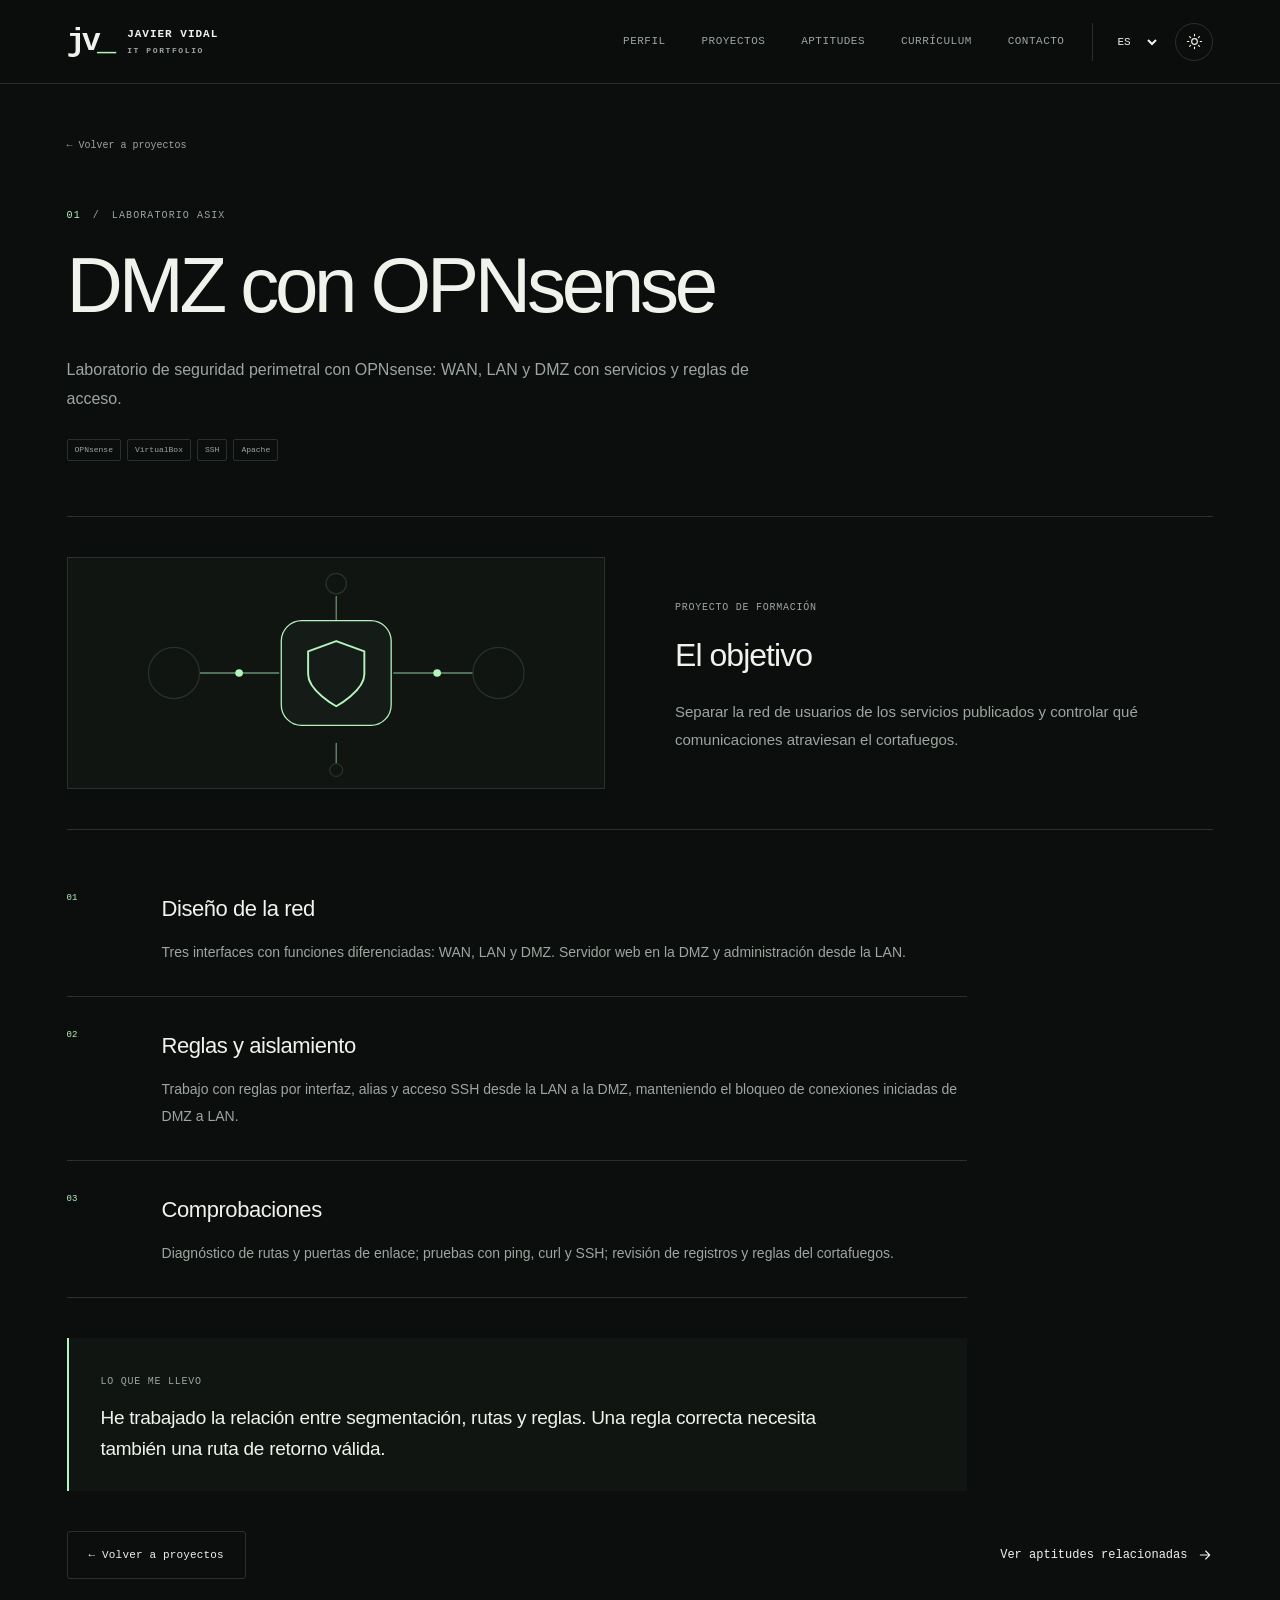
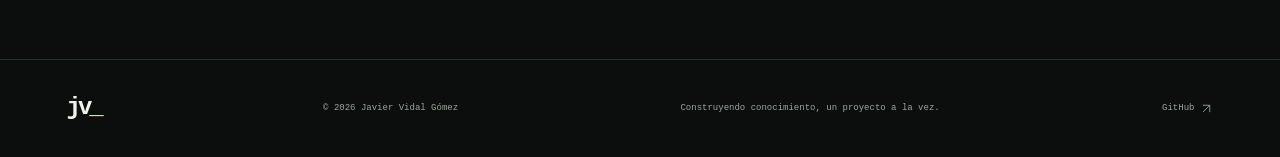
<file: proyecto-dmz.html>
<!doctype html><html lang="es" data-theme="dark"><head>
    <meta charset="utf-8"><meta name="viewport" content="width=device-width, initial-scale=1">
    <title>DMZ con OPNsense · Javier Vidal</title><meta name="description" content="Laboratorio de seguridad perimetral con OPNsense: WAN, LAN y DMZ con servicios y reglas de acceso.">
    <meta name="theme-color" content="#0b0e0d"><meta property="og:type" content="website"><meta property="og:title" content="DMZ con OPNsense · Javier Vidal"><meta property="og:description" content="Laboratorio de seguridad perimetral con OPNsense: WAN, LAN y DMZ con servicios y reglas de acceso.">
    <link rel="icon" type="image/svg+xml" href="assets/favicon.svg"><link rel="stylesheet" href="styles.css">
    <script>try{const theme=localStorage.getItem('jv-theme');if(theme==='light'||theme==='dark')document.documentElement.dataset.theme=theme;}catch(e){}</script><script src="translations.js" defer></script><script src="app.js" defer></script></head>
    <body><a class="skip" href="#contenido"><span data-i18n="skip" >Saltar al contenido</span></a>
    <header class="site-header"><div class="header-inner">
    <a class="brand" href="index.html" aria-label="Javier Vidal — Inicio"><span class="brand-mark">jv<span>_</span></span><span class="brand-name">JAVIER VIDAL<span>IT PORTFOLIO</span></span></a>
    <nav class="desktop-nav" aria-label="Principal"><a data-i18n="nav.profile" href="index.html#perfil">Perfil</a><a data-i18n="nav.projects" href="index.html#proyectos">Proyectos</a><a data-i18n="nav.skills" href="aptitudes.html">Aptitudes</a><a data-i18n="nav.cv" href="curriculum.html">Currículum</a><a data-i18n="nav.contact" href="index.html#contacto">Contacto</a></nav>
    <div class="header-actions"><label class="lang-label"><span class="sr-only">Idioma / Language</span><select id="language" aria-label="Idioma / Language"><option value="es">ES</option><option value="ca">CA</option><option value="en">EN</option></select></label>
    <button class="icon-button theme-toggle" type="button" aria-label="Cambiar tema" title="Cambiar tema"><svg class="sun" viewBox="0 0 24 24" fill="none" aria-hidden="true"><circle cx="12" cy="12" r="4"/><path d="M12 2v2m0 16v2M2 12h2m16 0h2M5 5l1.5 1.5m11 11L19 19M5 19l1.5-1.5m11-11L19 5"/></svg><svg class="moon" viewBox="0 0 24 24" fill="none" aria-hidden="true"><path d="M20 14a8 8 0 0 1-10-10 8 8 0 1 0 10 10Z"/></svg></button>
    <button class="menu-toggle icon-button" type="button" aria-expanded="false" aria-controls="mobile-nav" aria-label="Abrir menú"><span></span><span></span></button></div>
    </div><nav class="mobile-nav" id="mobile-nav" aria-label="Navegación móvil" hidden><a data-i18n="nav.profile" href="index.html#perfil">Perfil</a><a data-i18n="nav.projects" href="index.html#proyectos">Proyectos</a><a data-i18n="nav.skills" href="aptitudes.html">Aptitudes</a><a data-i18n="nav.cv" href="curriculum.html">Currículum</a><a data-i18n="nav.contact" href="index.html#contacto">Contacto</a><a href="https://github.com/Javierv6" target="_blank" rel="noopener noreferrer">GitHub ↗</a></nav></header><main id="contenido"><div class="page-intro wrap"><a class="back-link" href="index.html#proyectos"><span data-i18n="back.projects" >← Volver a proyectos</span></a><p class="eyebrow"><span>01</span> / <span data-i18n="lab" >Laboratorio ASIX</span></p><h1 data-i18n="p.name.dmz" class="page-title">DMZ con OPNsense</h1><p data-i18n="p.desc.dmz" class="page-lead">Laboratorio de seguridad perimetral con OPNsense: WAN, LAN y DMZ con servicios y reglas de acceso.</p><ul class="tags"><li>OPNsense</li><li>VirtualBox</li><li>SSH</li><li>Apache</li></ul></div><article class="wrap case-study"><div class="case-intro"><div class="case-visual art-dmz" aria-hidden="true"><svg viewBox="0 0 360 180" class="network-art" fill="none"><path class="art-line" d="M63 90h72m90 0h72M180 55V30m0 115v20"/><rect x="137" y="49" width="86" height="82" rx="16" class="art-main"/><path d="M180 65 202 73v18c0 13-22 25-22 25s-22-12-22-25V73Z" class="shield"/><circle cx="53" cy="90" r="20" class="art-node"/><circle cx="307" cy="90" r="20" class="art-node"/><circle cx="180" cy="20" r="8" class="art-node"/><circle cx="180" cy="166" r="5" class="art-node"/><circle r="3" cx="104" cy="90" class="packet"/><circle r="3" cx="259" cy="90" class="packet"/></svg></div><div><span data-i18n="project.context" class="small-label">PROYECTO DE FORMACIÓN</span><h2 data-i18n="project.goal" >El objetivo</h2><p data-i18n="p.goal.dmz" >Separar la red de usuarios de los servicios publicados y controlar qué comunicaciones atraviesan el cortafuegos.</p></div></div><div class="case-sections"><section><span class="row-no">01</span><div><h2 data-i18n="p.step.dmz0" >Diseño de la red</h2><p data-i18n="p.stepdesc.dmz0" >Tres interfaces con funciones diferenciadas: WAN, LAN y DMZ. Servidor web en la DMZ y administración desde la LAN.</p></div></section><section><span class="row-no">02</span><div><h2 data-i18n="p.step.dmz1" >Reglas y aislamiento</h2><p data-i18n="p.stepdesc.dmz1" >Trabajo con reglas por interfaz, alias y acceso SSH desde la LAN a la DMZ, manteniendo el bloqueo de conexiones iniciadas de DMZ a LAN.</p></div></section><section><span class="row-no">03</span><div><h2 data-i18n="p.step.dmz2" >Comprobaciones</h2><p data-i18n="p.stepdesc.dmz2" >Diagnóstico de rutas y puertas de enlace; pruebas con ping, curl y SSH; revisión de registros y reglas del cortafuegos.</p></div></section></div><aside class="learning-note"><span data-i18n="project.learn" class="small-label">LO QUE ME LLEVO</span><p data-i18n="p.learn.dmz" >He trabajado la relación entre segmentación, rutas y reglas. Una regla correcta necesita también una ruta de retorno válida.</p></aside><div class="case-bottom"><a class="button outline" href="index.html#proyectos"><span data-i18n="back.projects" >← Volver a proyectos</span></a><a class="text-link" href="aptitudes.html"><span data-i18n="project.related" >Ver aptitudes relacionadas</span><svg viewBox="0 0 24 24" fill="none" aria-hidden="true"><path d="M5 12h14M13 6l6 6-6 6"/></svg></a></div></article></main><footer class="site-footer wrap"><a class="footer-brand" href="index.html">jv<span>_</span></a><p>© 2026 Javier Vidal Gómez</p><span data-i18n="foot" >Construyendo conocimiento, un proyecto a la vez.</span><a href="https://github.com/Javierv6" target="_blank" rel="noopener noreferrer">GitHub <svg viewBox="0 0 24 24" fill="none" aria-hidden="true"><path d="M6 18 18 6M6 6h12v12"/></svg></a></footer></body></html>
</file>
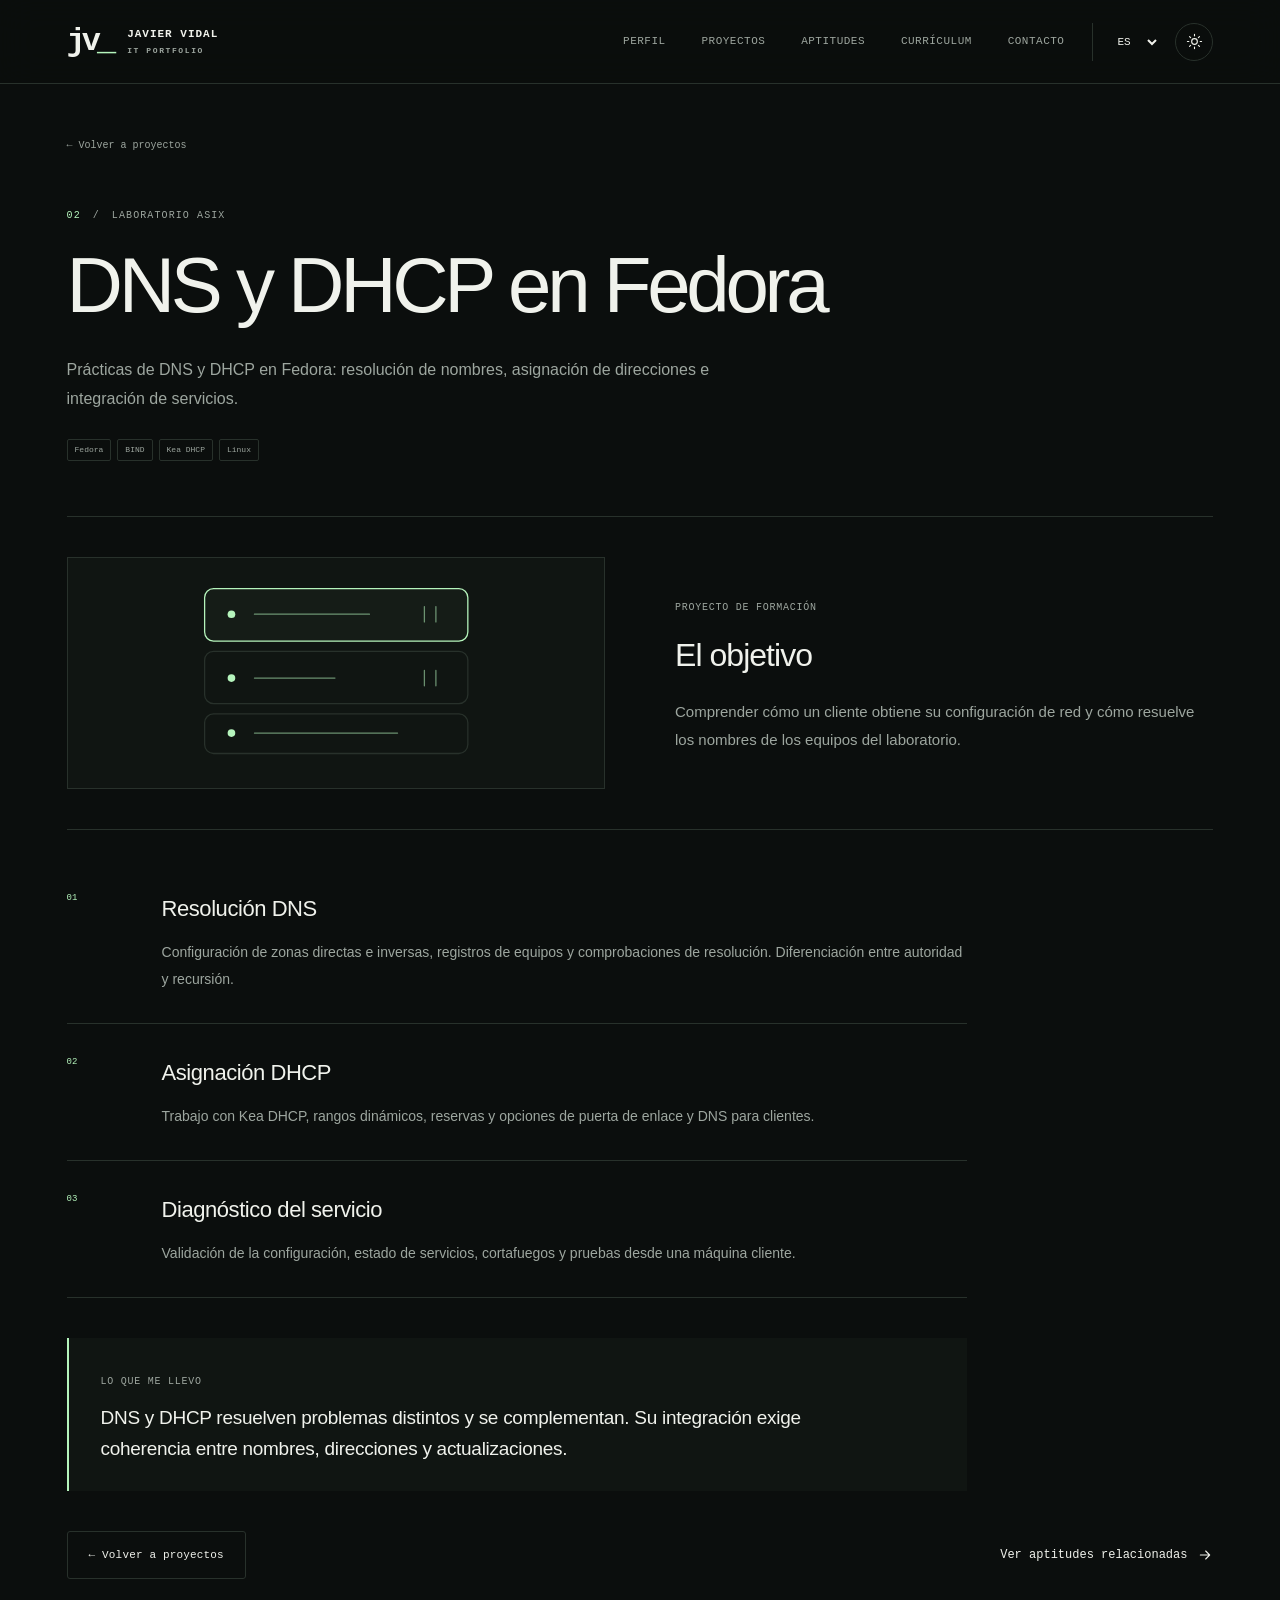
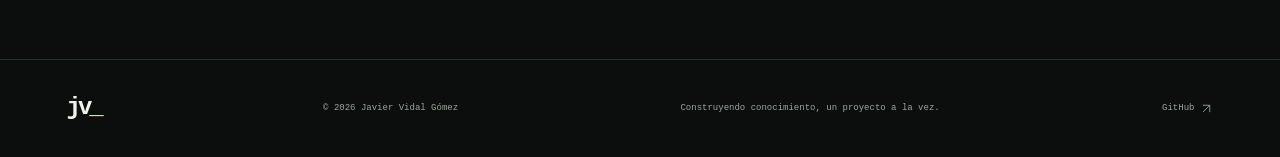
<file: proyecto-dns-dhcp.html>
<!doctype html><html lang="es" data-theme="dark"><head>
    <meta charset="utf-8"><meta name="viewport" content="width=device-width, initial-scale=1">
    <title>DNS y DHCP en Fedora · Javier Vidal</title><meta name="description" content="Prácticas de DNS y DHCP en Fedora: resolución de nombres, asignación de direcciones e integración de servicios.">
    <meta name="theme-color" content="#0b0e0d"><meta property="og:type" content="website"><meta property="og:title" content="DNS y DHCP en Fedora · Javier Vidal"><meta property="og:description" content="Prácticas de DNS y DHCP en Fedora: resolución de nombres, asignación de direcciones e integración de servicios.">
    <link rel="icon" type="image/svg+xml" href="assets/favicon.svg"><link rel="stylesheet" href="styles.css">
    <script>try{const theme=localStorage.getItem('jv-theme');if(theme==='light'||theme==='dark')document.documentElement.dataset.theme=theme;}catch(e){}</script><script src="translations.js" defer></script><script src="app.js" defer></script></head>
    <body><a class="skip" href="#contenido"><span data-i18n="skip" >Saltar al contenido</span></a>
    <header class="site-header"><div class="header-inner">
    <a class="brand" href="index.html" aria-label="Javier Vidal — Inicio"><span class="brand-mark">jv<span>_</span></span><span class="brand-name">JAVIER VIDAL<span>IT PORTFOLIO</span></span></a>
    <nav class="desktop-nav" aria-label="Principal"><a data-i18n="nav.profile" href="index.html#perfil">Perfil</a><a data-i18n="nav.projects" href="index.html#proyectos">Proyectos</a><a data-i18n="nav.skills" href="aptitudes.html">Aptitudes</a><a data-i18n="nav.cv" href="curriculum.html">Currículum</a><a data-i18n="nav.contact" href="index.html#contacto">Contacto</a></nav>
    <div class="header-actions"><label class="lang-label"><span class="sr-only">Idioma / Language</span><select id="language" aria-label="Idioma / Language"><option value="es">ES</option><option value="ca">CA</option><option value="en">EN</option></select></label>
    <button class="icon-button theme-toggle" type="button" aria-label="Cambiar tema" title="Cambiar tema"><svg class="sun" viewBox="0 0 24 24" fill="none" aria-hidden="true"><circle cx="12" cy="12" r="4"/><path d="M12 2v2m0 16v2M2 12h2m16 0h2M5 5l1.5 1.5m11 11L19 19M5 19l1.5-1.5m11-11L19 5"/></svg><svg class="moon" viewBox="0 0 24 24" fill="none" aria-hidden="true"><path d="M20 14a8 8 0 0 1-10-10 8 8 0 1 0 10 10Z"/></svg></button>
    <button class="menu-toggle icon-button" type="button" aria-expanded="false" aria-controls="mobile-nav" aria-label="Abrir menú"><span></span><span></span></button></div>
    </div><nav class="mobile-nav" id="mobile-nav" aria-label="Navegación móvil" hidden><a data-i18n="nav.profile" href="index.html#perfil">Perfil</a><a data-i18n="nav.projects" href="index.html#proyectos">Proyectos</a><a data-i18n="nav.skills" href="aptitudes.html">Aptitudes</a><a data-i18n="nav.cv" href="curriculum.html">Currículum</a><a data-i18n="nav.contact" href="index.html#contacto">Contacto</a><a href="https://github.com/Javierv6" target="_blank" rel="noopener noreferrer">GitHub ↗</a></nav></header><main id="contenido"><div class="page-intro wrap"><a class="back-link" href="index.html#proyectos"><span data-i18n="back.projects" >← Volver a proyectos</span></a><p class="eyebrow"><span>02</span> / <span data-i18n="lab" >Laboratorio ASIX</span></p><h1 data-i18n="p.name.dns-dhcp" class="page-title">DNS y DHCP en Fedora</h1><p data-i18n="p.desc.dns-dhcp" class="page-lead">Prácticas de DNS y DHCP en Fedora: resolución de nombres, asignación de direcciones e integración de servicios.</p><ul class="tags"><li>Fedora</li><li>BIND</li><li>Kea DHCP</li><li>Linux</li></ul></div><article class="wrap case-study"><div class="case-intro"><div class="case-visual art-dns-dhcp" aria-hidden="true"><svg viewBox="0 0 360 180" fill="none"><rect class="art-main" x="77" y="24" width="206" height="41" rx="7"/><rect class="art-node" x="77" y="73" width="206" height="41" rx="7"/><rect class="art-node" x="77" y="122" width="206" height="31" rx="7"/><circle class="packet" cx="98" cy="44" r="3"/><circle class="packet" cx="98" cy="94" r="3"/><circle class="packet" cx="98" cy="137" r="3"/><path class="art-line" d="M116 44h90m-90 50h63m-63 43h112m21-99v12m9-12v12m-9 38v12m9-12v12"/></svg></div><div><span data-i18n="project.context" class="small-label">PROYECTO DE FORMACIÓN</span><h2 data-i18n="project.goal" >El objetivo</h2><p data-i18n="p.goal.dns-dhcp" >Comprender cómo un cliente obtiene su configuración de red y cómo resuelve los nombres de los equipos del laboratorio.</p></div></div><div class="case-sections"><section><span class="row-no">01</span><div><h2 data-i18n="p.step.dns-dhcp0" >Resolución DNS</h2><p data-i18n="p.stepdesc.dns-dhcp0" >Configuración de zonas directas e inversas, registros de equipos y comprobaciones de resolución. Diferenciación entre autoridad y recursión.</p></div></section><section><span class="row-no">02</span><div><h2 data-i18n="p.step.dns-dhcp1" >Asignación DHCP</h2><p data-i18n="p.stepdesc.dns-dhcp1" >Trabajo con Kea DHCP, rangos dinámicos, reservas y opciones de puerta de enlace y DNS para clientes.</p></div></section><section><span class="row-no">03</span><div><h2 data-i18n="p.step.dns-dhcp2" >Diagnóstico del servicio</h2><p data-i18n="p.stepdesc.dns-dhcp2" >Validación de la configuración, estado de servicios, cortafuegos y pruebas desde una máquina cliente.</p></div></section></div><aside class="learning-note"><span data-i18n="project.learn" class="small-label">LO QUE ME LLEVO</span><p data-i18n="p.learn.dns-dhcp" >DNS y DHCP resuelven problemas distintos y se complementan. Su integración exige coherencia entre nombres, direcciones y actualizaciones.</p></aside><div class="case-bottom"><a class="button outline" href="index.html#proyectos"><span data-i18n="back.projects" >← Volver a proyectos</span></a><a class="text-link" href="aptitudes.html"><span data-i18n="project.related" >Ver aptitudes relacionadas</span><svg viewBox="0 0 24 24" fill="none" aria-hidden="true"><path d="M5 12h14M13 6l6 6-6 6"/></svg></a></div></article></main><footer class="site-footer wrap"><a class="footer-brand" href="index.html">jv<span>_</span></a><p>© 2026 Javier Vidal Gómez</p><span data-i18n="foot" >Construyendo conocimiento, un proyecto a la vez.</span><a href="https://github.com/Javierv6" target="_blank" rel="noopener noreferrer">GitHub <svg viewBox="0 0 24 24" fill="none" aria-hidden="true"><path d="M6 18 18 6M6 6h12v12"/></svg></a></footer></body></html>
</file>
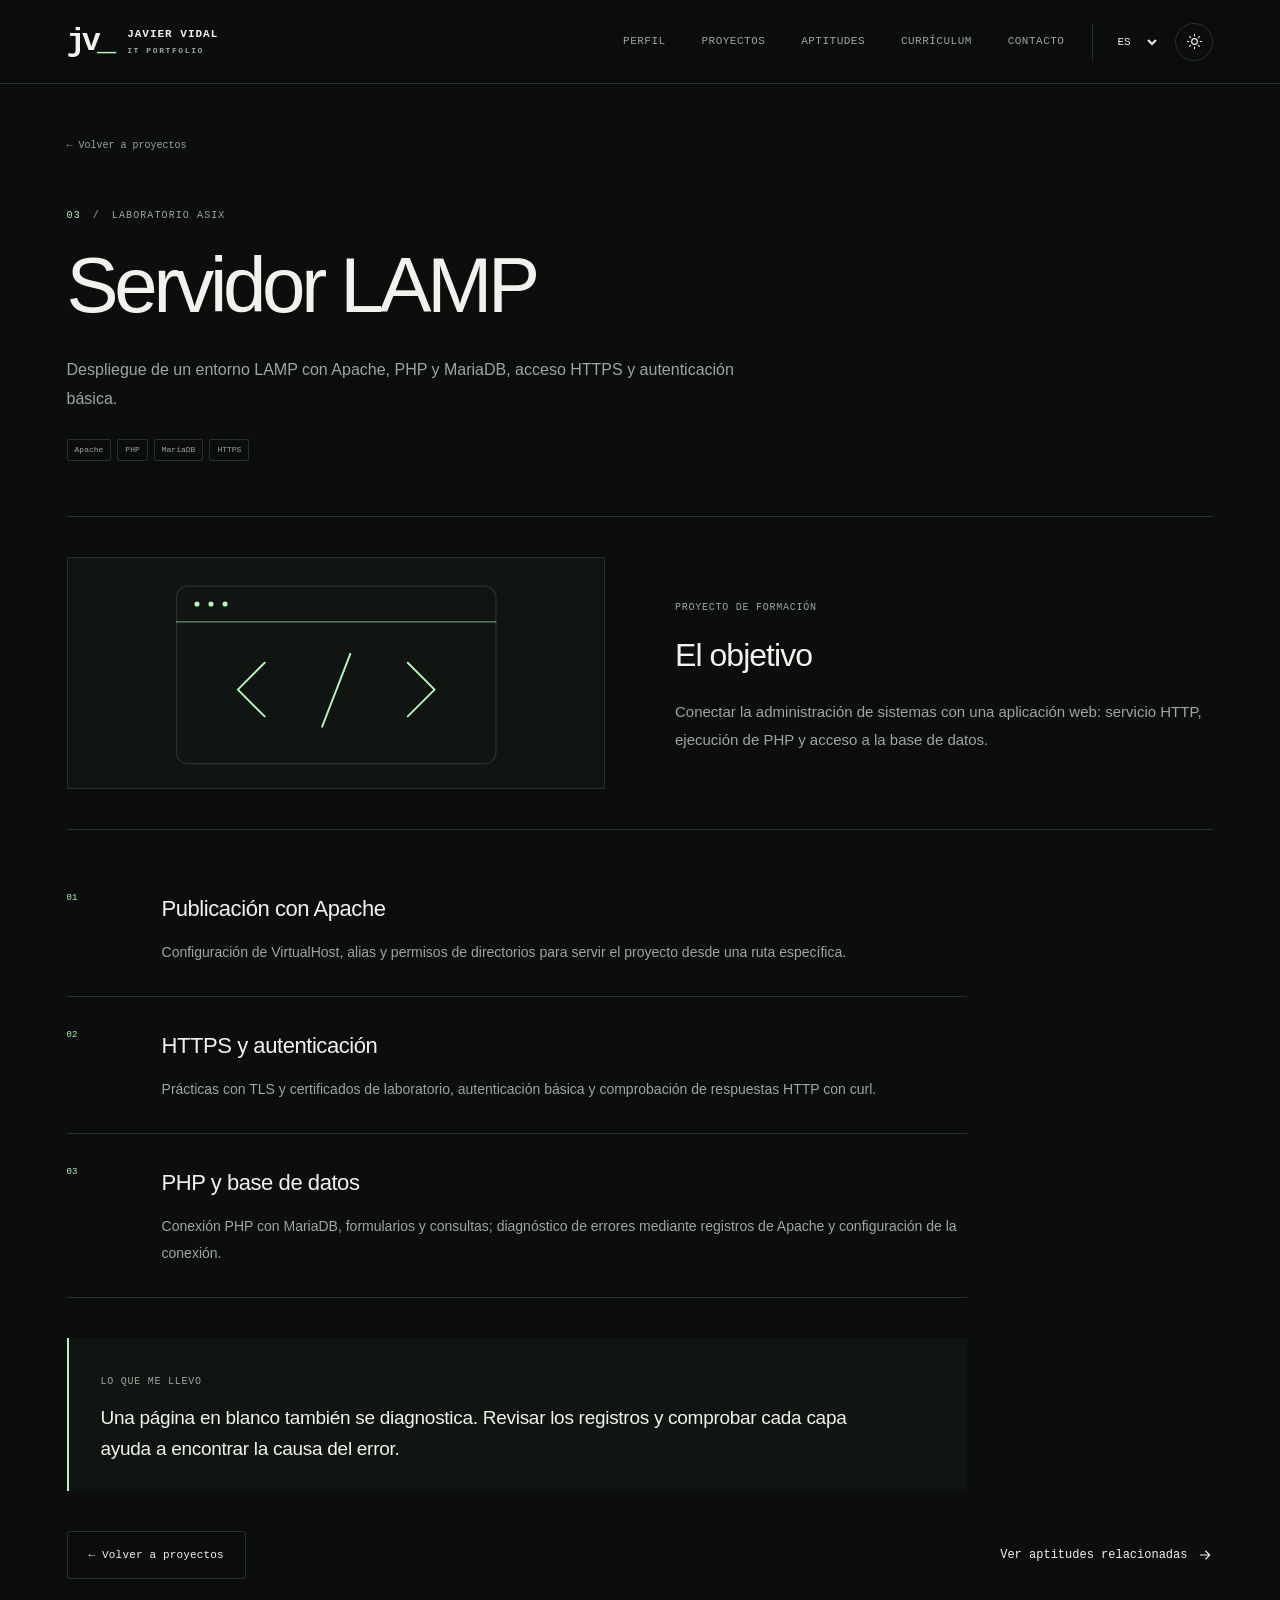
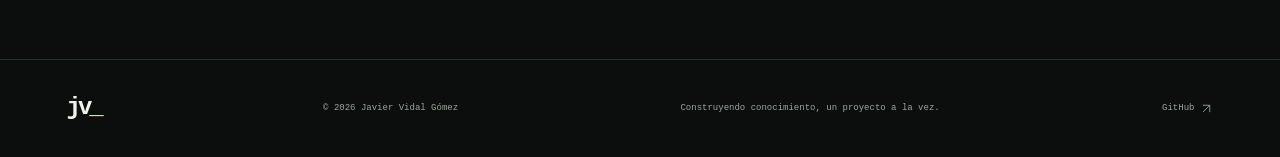
<file: proyecto-lamp.html>
<!doctype html><html lang="es" data-theme="dark"><head>
    <meta charset="utf-8"><meta name="viewport" content="width=device-width, initial-scale=1">
    <title>Servidor LAMP · Javier Vidal</title><meta name="description" content="Despliegue de un entorno LAMP con Apache, PHP y MariaDB, acceso HTTPS y autenticación básica.">
    <meta name="theme-color" content="#0b0e0d"><meta property="og:type" content="website"><meta property="og:title" content="Servidor LAMP · Javier Vidal"><meta property="og:description" content="Despliegue de un entorno LAMP con Apache, PHP y MariaDB, acceso HTTPS y autenticación básica.">
    <link rel="icon" type="image/svg+xml" href="assets/favicon.svg"><link rel="stylesheet" href="styles.css">
    <script>try{const theme=localStorage.getItem('jv-theme');if(theme==='light'||theme==='dark')document.documentElement.dataset.theme=theme;}catch(e){}</script><script src="translations.js" defer></script><script src="app.js" defer></script></head>
    <body><a class="skip" href="#contenido"><span data-i18n="skip" >Saltar al contenido</span></a>
    <header class="site-header"><div class="header-inner">
    <a class="brand" href="index.html" aria-label="Javier Vidal — Inicio"><span class="brand-mark">jv<span>_</span></span><span class="brand-name">JAVIER VIDAL<span>IT PORTFOLIO</span></span></a>
    <nav class="desktop-nav" aria-label="Principal"><a data-i18n="nav.profile" href="index.html#perfil">Perfil</a><a data-i18n="nav.projects" href="index.html#proyectos">Proyectos</a><a data-i18n="nav.skills" href="aptitudes.html">Aptitudes</a><a data-i18n="nav.cv" href="curriculum.html">Currículum</a><a data-i18n="nav.contact" href="index.html#contacto">Contacto</a></nav>
    <div class="header-actions"><label class="lang-label"><span class="sr-only">Idioma / Language</span><select id="language" aria-label="Idioma / Language"><option value="es">ES</option><option value="ca">CA</option><option value="en">EN</option></select></label>
    <button class="icon-button theme-toggle" type="button" aria-label="Cambiar tema" title="Cambiar tema"><svg class="sun" viewBox="0 0 24 24" fill="none" aria-hidden="true"><circle cx="12" cy="12" r="4"/><path d="M12 2v2m0 16v2M2 12h2m16 0h2M5 5l1.5 1.5m11 11L19 19M5 19l1.5-1.5m11-11L19 5"/></svg><svg class="moon" viewBox="0 0 24 24" fill="none" aria-hidden="true"><path d="M20 14a8 8 0 0 1-10-10 8 8 0 1 0 10 10Z"/></svg></button>
    <button class="menu-toggle icon-button" type="button" aria-expanded="false" aria-controls="mobile-nav" aria-label="Abrir menú"><span></span><span></span></button></div>
    </div><nav class="mobile-nav" id="mobile-nav" aria-label="Navegación móvil" hidden><a data-i18n="nav.profile" href="index.html#perfil">Perfil</a><a data-i18n="nav.projects" href="index.html#proyectos">Proyectos</a><a data-i18n="nav.skills" href="aptitudes.html">Aptitudes</a><a data-i18n="nav.cv" href="curriculum.html">Currículum</a><a data-i18n="nav.contact" href="index.html#contacto">Contacto</a><a href="https://github.com/Javierv6" target="_blank" rel="noopener noreferrer">GitHub ↗</a></nav></header><main id="contenido"><div class="page-intro wrap"><a class="back-link" href="index.html#proyectos"><span data-i18n="back.projects" >← Volver a proyectos</span></a><p class="eyebrow"><span>03</span> / <span data-i18n="lab" >Laboratorio ASIX</span></p><h1 data-i18n="p.name.lamp" class="page-title">Servidor LAMP</h1><p data-i18n="p.desc.lamp" class="page-lead">Despliegue de un entorno LAMP con Apache, PHP y MariaDB, acceso HTTPS y autenticación básica.</p><ul class="tags"><li>Apache</li><li>PHP</li><li>MariaDB</li><li>HTTPS</li></ul></div><article class="wrap case-study"><div class="case-intro"><div class="case-visual art-lamp" aria-hidden="true"><svg viewBox="0 0 360 180" fill="none"><rect class="art-node" x="55" y="22" width="250" height="139" rx="9"/><path class="art-line" d="M55 50h250"/><circle class="packet" cx="71" cy="36" r="2"/><circle class="packet" cx="82" cy="36" r="2"/><circle class="packet" cx="93" cy="36" r="2"/><path class="shield" d="m124 82-21 21 21 21m112-42 21 21-21 21m-45-49-22 57"/></svg></div><div><span data-i18n="project.context" class="small-label">PROYECTO DE FORMACIÓN</span><h2 data-i18n="project.goal" >El objetivo</h2><p data-i18n="p.goal.lamp" >Conectar la administración de sistemas con una aplicación web: servicio HTTP, ejecución de PHP y acceso a la base de datos.</p></div></div><div class="case-sections"><section><span class="row-no">01</span><div><h2 data-i18n="p.step.lamp0" >Publicación con Apache</h2><p data-i18n="p.stepdesc.lamp0" >Configuración de VirtualHost, alias y permisos de directorios para servir el proyecto desde una ruta específica.</p></div></section><section><span class="row-no">02</span><div><h2 data-i18n="p.step.lamp1" >HTTPS y autenticación</h2><p data-i18n="p.stepdesc.lamp1" >Prácticas con TLS y certificados de laboratorio, autenticación básica y comprobación de respuestas HTTP con curl.</p></div></section><section><span class="row-no">03</span><div><h2 data-i18n="p.step.lamp2" >PHP y base de datos</h2><p data-i18n="p.stepdesc.lamp2" >Conexión PHP con MariaDB, formularios y consultas; diagnóstico de errores mediante registros de Apache y configuración de la conexión.</p></div></section></div><aside class="learning-note"><span data-i18n="project.learn" class="small-label">LO QUE ME LLEVO</span><p data-i18n="p.learn.lamp" >Una página en blanco también se diagnostica. Revisar los registros y comprobar cada capa ayuda a encontrar la causa del error.</p></aside><div class="case-bottom"><a class="button outline" href="index.html#proyectos"><span data-i18n="back.projects" >← Volver a proyectos</span></a><a class="text-link" href="aptitudes.html"><span data-i18n="project.related" >Ver aptitudes relacionadas</span><svg viewBox="0 0 24 24" fill="none" aria-hidden="true"><path d="M5 12h14M13 6l6 6-6 6"/></svg></a></div></article></main><footer class="site-footer wrap"><a class="footer-brand" href="index.html">jv<span>_</span></a><p>© 2026 Javier Vidal Gómez</p><span data-i18n="foot" >Construyendo conocimiento, un proyecto a la vez.</span><a href="https://github.com/Javierv6" target="_blank" rel="noopener noreferrer">GitHub <svg viewBox="0 0 24 24" fill="none" aria-hidden="true"><path d="M6 18 18 6M6 6h12v12"/></svg></a></footer></body></html>
</file>
<file: styles.css>
@charset "UTF-8";
:root{--bg:#0b0e0d;--surface:#101512;--surface-2:#151c17;--text:#f0f2ec;--muted:#9da69f;--line:#28312b;--accent:#b5f4bc;--accent-strong:#b5f4bc;--on-accent:#0c2414;--mono:"SFMono-Regular",Consolas,"Liberation Mono",monospace;--sans:"Arial",sans-serif;--header:rgba(11,14,13,.92);--gutter:clamp(22px,5.2vw,86px)}
:root[data-theme=light]{--bg:#f3f5ef;--surface:#eaf0e6;--surface-2:#e0e9dc;--text:#17251b;--muted:#58665a;--line:#cbd6c8;--accent:#247541;--accent-strong:#b5f4bc;--on-accent:#0c2414;--header:rgba(243,245,239,.95)}
*{box-sizing:border-box}html{scroll-behavior:smooth;scroll-padding-top:110px}body{margin:0;background:var(--bg);color:var(--text);font-family:var(--sans);font-size:16px;line-height:1.7;-webkit-font-smoothing:antialiased}button,input,select{font:inherit}button,a,input,select{-webkit-tap-highlight-color:transparent}a{color:inherit;text-decoration:none}button,select{cursor:pointer}button{color:inherit}svg{width:22px;height:22px;stroke:currentColor;stroke-width:1.6;stroke-linecap:round;stroke-linejoin:round;flex-shrink:0}h1,h2,h3,h4,p{margin:0}ul{padding:0;margin:0;list-style:none}button{border:0}a,button{touch-action:manipulation}button:disabled{cursor:default}[hidden]{display:none!important}::selection{background:var(--accent-strong);color:#0b0e0d}:focus-visible{outline:2px solid var(--accent);outline-offset:5px}.wrap{max-width:1600px;padding-inline:var(--gutter);margin-inline:auto}.muted{color:var(--muted)}.accent{color:var(--accent)}.sr-only{position:absolute;width:1px;height:1px;padding:0;margin:-1px;overflow:hidden;clip:rect(0,0,0,0);white-space:nowrap;border:0}.skip{position:fixed;z-index:200;top:10px;left:20px;transform:translateY(-160%);background:var(--accent-strong);color:#102416;padding:10px 18px}.skip:focus{transform:translateY(0)}
.site-header{position:sticky;top:0;z-index:30;background:var(--header);backdrop-filter:blur(18px);border-bottom:1px solid var(--line)}.header-inner{max-width:1600px;margin:auto;padding:17px var(--gutter);display:flex;align-items:center;justify-content:space-between;gap:28px;min-height:83px}.brand{display:flex;gap:13px;align-items:center;line-height:1}.brand-mark{font-family:var(--mono);font-size:32px;letter-spacing:-4px;font-weight:700}.brand-mark>span{color:var(--accent);letter-spacing:-2px}.brand-name{font-family:var(--mono);font-size:11px;letter-spacing:.09em;white-space:nowrap;font-weight:600}.brand-name>span{display:block;font-size:8px;letter-spacing:.2em;color:var(--muted);margin-top:7px}.desktop-nav{display:flex;gap:clamp(18px,2.8vw,42px);margin-left:auto}.desktop-nav a{font-family:var(--mono);font-size:11px;letter-spacing:.045em;text-transform:uppercase;color:var(--muted);transition:color .2s}.desktop-nav a:hover,.desktop-nav a[aria-current]{color:var(--accent)}.header-actions{display:flex;gap:15px;align-items:center;padding-left:20px;border-left:1px solid var(--line)}.lang-label select{font-family:var(--mono);background:transparent;color:var(--text);border:none;font-size:11px;min-height:38px;width:47px}.lang-label option{background:var(--bg);color:var(--text)}.icon-button{width:38px;height:38px;display:inline-flex;align-items:center;justify-content:center;border:1px solid var(--line);background:transparent;border-radius:50%;transition:border-color .2s,color .2s}.icon-button:hover{color:var(--accent);border-color:var(--accent)}.icon-button svg{width:17px;height:17px}.moon{display:none}[data-theme=light] .sun{display:none}[data-theme=light] .moon{display:block}.menu-toggle{display:none;position:relative}.menu-toggle span{width:15px;height:1px;background:currentColor;position:absolute;top:14px;transition:transform .2s}.menu-toggle span+span{top:21px}.menu-toggle[aria-expanded=true] span{transform:translateY(3.5px) rotate(45deg)}.menu-toggle[aria-expanded=true] span+span{transform:translateY(-3.5px) rotate(-45deg)}.mobile-nav{padding:10px var(--gutter) 25px;display:flex;flex-direction:column;gap:8px}.mobile-nav a{padding:12px 0;border-bottom:1px solid var(--line);font-size:19px}
.hero{position:relative;min-height:calc(100svh - 83px);padding-top:56px;padding-bottom:26px;display:flex;flex-direction:column;overflow:hidden;background:radial-gradient(ellipse at 91% 27%,rgba(74,145,78,.06),transparent 43%)}.hero-meta{display:flex;align-items:center;justify-content:space-between;gap:20px;font-family:var(--mono);font-size:10px;letter-spacing:.07em}.status{display:inline-flex;align-items:center;gap:10px;color:var(--accent)}.status:before,.live-dot{content:"";width:6px;height:6px;display:inline-block;flex:none;border-radius:50%;background:var(--accent);box-shadow:0 0 12px rgba(181,244,188,.15)}.edition{color:var(--muted)}.hero-title-wrap{position:relative;padding-top:44px;padding-bottom:42px}.hero h1{font-family:var(--sans);font-size:clamp(75px,10.8vw,172px);line-height:.99;letter-spacing:-.065em;font-weight:600}.hero h1>span{color:var(--accent);white-space:nowrap}.cursor{font-weight:400;letter-spacing:-.15em}.hero-coordinate{position:absolute;right:5px;top:61px;display:flex;flex-direction:column;color:var(--muted);font-family:var(--mono);font-size:10px;line-height:2.6;letter-spacing:.2em;align-items:center}.hero-coordinate span{color:var(--accent);border-block:1px solid var(--line);padding:2px 0}.hero-bottom{display:flex;justify-content:space-between;gap:60px;align-items:flex-start;margin-top:auto}.hero-intro{max-width:510px}.hero-intro>p{font-size:clamp(18px,1.75vw,24px);line-height:1.5;letter-spacing:-.01em;max-width:430px}.hero-buttons{display:flex;align-items:center;gap:28px;margin-top:27px}.button{display:inline-flex;align-items:center;justify-content:center;gap:18px;padding:13px 21px;min-height:48px;font-family:var(--mono);font-size:11px;letter-spacing:.015em;border:1px solid transparent;border-radius:3px;background:none;line-height:1.5;transition:background .2s,transform .2s,border-color .2s}.button:hover{transform:translateY(-2px)}.button svg{width:18px;height:18px}.primary{color:var(--on-accent);background:var(--accent-strong);border-color:var(--accent-strong);font-weight:700}.primary:hover{background:#d0fbd4}.outline{border-color:var(--line);color:var(--text)}.outline:hover{border-color:var(--accent);color:var(--accent)}.text-link{display:inline-flex;align-items:center;gap:10px;font-size:12px;font-family:var(--mono);padding-block:8px}.text-link:hover{color:var(--accent)}.text-link svg{width:16px;height:16px}.hero-side{padding-top:2px;max-width:285px;min-width:225px}.small-label{font-family:var(--mono);font-size:10px;letter-spacing:.075em;text-transform:uppercase;color:var(--muted)}.hero-side p{font-size:14px;line-height:1.9;margin-top:9px}.github-plain{display:flex;align-items:center;gap:10px;font-family:var(--mono);font-size:11px;margin-top:18px;color:var(--muted)}.github-plain svg{width:16px;height:16px}.github-plain:hover{color:var(--accent)}.scroll-note{display:flex;justify-content:space-between;align-items:center;font-family:var(--mono);font-size:9px;letter-spacing:.13em;color:var(--muted);margin-top:45px;padding-top:18px;border-top:1px solid var(--line)}.scroll-note>span:last-child{font-size:22px;color:var(--accent)}
.section{padding-top:100px;padding-bottom:100px;border-top:1px solid var(--line)}.eyebrow{display:flex;align-items:center;gap:12px;font-family:var(--mono);font-size:10px;letter-spacing:.11em;color:var(--muted);line-height:1.5;text-transform:uppercase;margin-bottom:32px}.eyebrow>span:first-child{color:var(--accent)}.section-title{font-size:clamp(31px,3.3vw,51px);letter-spacing:-.04em;line-height:1.18;font-weight:500;max-width:650px}.section-heading{display:flex;justify-content:space-between;gap:70px;align-items:flex-end;margin-bottom:40px}.section-lead{max-width:315px;color:var(--muted);font-size:14px;line-height:1.8;flex:0 0 28%}.body-copy{font-size:16px;line-height:1.85;margin-top:26px;max-width:660px}.profile-layout{display:grid;grid-template-columns:1.45fr 1fr;gap:clamp(40px,8vw,140px);align-items:center}.profile-layout .section-title{max-width:560px}.profile-facts{border:1px solid var(--line);background:var(--surface);padding:26px 28px}.fact-heading{display:flex;gap:9px;align-items:center;font-family:var(--mono);font-size:9px;letter-spacing:.065em;color:var(--accent);padding-bottom:15px}.profile-facts dl{margin:0}.profile-facts dl>div{padding:14px 0;display:flex;justify-content:space-between;gap:20px;border-top:1px solid var(--line);font-size:12px}.profile-facts dt{color:var(--muted)}.profile-facts dd{margin:0;text-align:right}.profile-facts dd a:hover{color:var(--accent)}
.filter-bar{display:flex;flex-wrap:wrap;gap:5px;padding-bottom:24px}.filter-bar button{font-family:var(--mono);font-size:10px;padding:8px 14px;border:1px solid transparent;background:transparent;color:var(--muted);min-height:38px;border-radius:3px}.filter-bar button[aria-pressed=true]{border-color:var(--accent);color:var(--accent);background:var(--surface)}.filter-bar button:hover{color:var(--accent)}.projects-grid{display:grid;grid-template-columns:repeat(3,minmax(0,1fr));gap:20px}.project-card{display:flex;flex-direction:column;border:1px solid var(--line);background:var(--surface);transition:border-color .25s,transform .25s;min-width:0}.project-card:hover{border-color:var(--accent);transform:translateY(-4px)}.project-top{display:flex;gap:10px;align-items:center;font-family:var(--mono);font-size:8px;letter-spacing:.06em;padding:18px 20px;border-bottom:1px solid var(--line);color:var(--muted)}.project-no{color:var(--accent);margin-right:auto;font-size:10px}.project-top svg{width:15px;height:15px}.project-art{height:172px;padding:10px 20px;display:flex;align-items:center;justify-content:center;position:relative;background:radial-gradient(ellipse at center,rgba(80,138,87,.09),transparent 70%)}.project-art svg{width:100%;height:100%;max-width:360px;stroke-width:1}.art-main{fill:var(--surface-2);stroke:var(--accent)}.art-node{fill:var(--surface);stroke:var(--line)}.art-line{stroke:var(--accent);opacity:.55}.shield{stroke:var(--accent);stroke-width:1.5}.packet{fill:var(--accent);stroke:none}.project-content{padding:20px 23px 25px;display:flex;flex-direction:column;flex:1}.project-content .small-label{font-size:8px;color:var(--accent);text-transform:uppercase}.project-content h3{font-size:23px;letter-spacing:-.035em;line-height:1.25;margin:11px 0 13px;font-weight:500}.project-content p{font-size:12px;color:var(--muted);line-height:1.85;margin-bottom:24px}.tags{display:flex;gap:6px;flex-wrap:wrap;margin-top:auto}.tags li{font-family:var(--mono);font-size:8px;padding:4px 7px;border:1px solid var(--line);line-height:1.5;color:var(--muted);border-radius:2px}.repos-heading{margin-top:55px;margin-bottom:14px;display:flex;justify-content:space-between;align-items:center;gap:20px}.repos-heading h3{font-family:var(--mono);font-size:11px;color:var(--muted);font-weight:400}.repos-heading h3>span{color:var(--text)}.repo-row{display:flex;align-items:center;gap:20px;border-top:1px solid var(--line);padding:21px 2px}.repo-row:last-child{border-bottom:1px solid var(--line)}.repo-symbol{display:flex;align-items:center;justify-content:center;width:38px;height:38px;border:1px solid var(--line);border-radius:4px;color:var(--muted)}.repo-symbol svg{width:18px;height:18px}.repo-row h4{font-family:var(--mono);font-size:13px;font-weight:500}.repo-row p{font-size:12px;color:var(--muted);margin-top:4px}.repo-row>svg{margin-left:15px;width:18px;height:18px}.repo-language{font-family:var(--mono);font-size:10px;margin-left:auto;color:var(--muted);white-space:nowrap}.repo-row:hover h4,.repo-row:hover>svg{color:var(--accent)}
.skill-rows{border-top:1px solid var(--line);margin:35px 0}.skill-row{display:grid;grid-template-columns:240px 1fr;gap:35px;padding:28px 0;border-bottom:1px solid var(--line)}.skill-heading{display:flex;align-items:flex-start;gap:16px;padding-top:5px}.row-no{font-family:var(--mono);font-size:9px;line-height:1.8;color:var(--accent)}.skill-heading h3{font-family:var(--mono);font-size:10px;text-transform:uppercase;letter-spacing:.05em;font-weight:400;color:var(--muted);line-height:1.9;max-width:180px}.skill-list{display:flex;flex-wrap:wrap;column-gap:13px;row-gap:4px;align-items:baseline}.skill-list li{font-family:var(--mono);font-size:clamp(16px,1.65vw,24px);letter-spacing:-.03em;font-weight:600;line-height:1.8}.skill-list li:not(:last-child):after{content:" /";color:var(--accent);font-weight:400;margin-left:13px}.skill-detail>p{font-size:12px;margin-top:10px;color:var(--muted);line-height:1.8}.education-layout{display:grid;grid-template-columns:1fr 1fr;gap:clamp(50px,9vw,145px)}.education-layout .body-copy{font-size:14px;margin-bottom:20px}.education-card{padding:30px;border:1px solid var(--line);background:var(--surface)}.education-card-top{display:flex;align-items:center;justify-content:space-between;gap:15px;font-family:var(--mono);font-size:10px;color:var(--accent);margin-bottom:25px}.badge{border:1px solid var(--line);border-radius:25px;padding:3px 9px;font-family:var(--mono);font-size:9px;color:var(--accent)}.education-card h3{font-size:24px;letter-spacing:-.02em;line-height:1.4;font-weight:400}.education-card>p{font-size:12px;color:var(--muted);margin-top:15px}.edu-rule{border-top:1px solid var(--line);margin-top:25px}.education-card .tags{margin-top:12px}.contact-section{border-top:1px solid var(--line);padding-top:80px;padding-bottom:85px;display:flex;gap:50px;align-items:center;justify-content:space-between;background:var(--surface)}.contact-section h2{font-size:clamp(28px,3.1vw,46px);line-height:1.25;font-weight:400;max-width:670px;letter-spacing:-.035em}.contact-section p:not(.eyebrow){font-size:13px;color:var(--muted);margin-top:20px}.contact-link{font-family:var(--mono);font-size:clamp(25px,3vw,44px);color:var(--accent);letter-spacing:-.04em;display:flex;gap:20px;align-items:center;white-space:nowrap;border-bottom:1px solid var(--accent);padding-bottom:6px}.contact-link svg{width:30px;height:30px}.contact-link:hover{opacity:.75}.site-footer{display:flex;align-items:center;justify-content:space-between;gap:24px;padding-top:28px;padding-bottom:28px;border-top:1px solid var(--line);font-family:var(--mono);font-size:9px;color:var(--muted)}.footer-brand{font-size:24px;letter-spacing:-3px;color:var(--text);font-weight:700}.footer-brand>span{color:var(--accent)}.site-footer>a:last-child{display:flex;align-items:center;gap:6px}.site-footer svg{width:13px;height:13px}
.page-intro{padding-top:45px;padding-bottom:45px}.back-link{display:inline-block;font-family:var(--mono);font-size:10px;color:var(--muted);margin-bottom:48px;padding:6px 0}.back-link:hover{color:var(--accent)}.page-intro .eyebrow{margin-bottom:20px}.page-title{font-size:clamp(45px,6.1vw,92px);font-weight:500;letter-spacing:-.055em;line-height:1.1;max-width:1050px}.page-lead{font-size:16px;color:var(--muted);max-width:690px;margin-top:26px;line-height:1.85}.page-status{display:flex;align-items:center;gap:9px;font-family:var(--mono);font-size:10px;margin-top:35px;color:var(--muted);flex-wrap:wrap}.status-separator{margin-inline:8px;color:var(--line)}.skills-section{padding-bottom:60px}.skill-tools{display:flex;align-items:center;justify-content:space-between;gap:35px;margin-top:20px}.search-box{display:flex;align-items:center;gap:12px;border:1px solid var(--line);background:var(--surface);padding:11px 16px;width:370px;max-width:100%}.search-box:focus-within{border-color:var(--accent)}.search-box svg{width:16px;height:16px;color:var(--muted)}.search-box input{background:transparent;border:none;color:var(--text);font-family:var(--mono);font-size:12px;min-width:0;width:100%;outline:none}.search-box input::placeholder{color:var(--muted)}.search-note{font-family:var(--mono);font-size:9px;color:var(--muted);text-align:right}.skills-count{font-family:var(--mono);font-size:10px;color:var(--muted);text-align:right}.empty-state{padding:40px 0;color:var(--muted)}.methodology{padding-top:50px;padding-bottom:70px;border-top:1px solid var(--line);display:grid;grid-template-columns:1fr 1fr;gap:30px 70px}.methodology .eyebrow{margin-bottom:20px}.methodology h2{font-weight:400;font-size:30px;letter-spacing:-.03em;line-height:1.4}.methodology>p{color:var(--muted);font-size:14px;line-height:1.9}.methodology>.button{justify-self:start}
.cv-actions{display:flex;align-items:center;gap:12px;margin-top:30px;flex-wrap:wrap}.resume{padding-top:30px;padding-bottom:80px}.resume-header{border-block:1px solid var(--line);padding:32px 0;display:flex;justify-content:space-between;align-items:center;gap:30px}.resume-header h2{font-size:32px;letter-spacing:-.035em;font-weight:500}.resume-header h2>span{color:var(--accent)}.resume-header p{font-family:var(--mono);font-size:11px;color:var(--muted);margin-top:7px}.resume-contact{text-align:right;font-size:11px;font-family:var(--mono)}.resume-contact a{color:var(--accent)}.resume-grid{display:grid;grid-template-columns:260px 1fr;gap:65px;margin-top:40px}.resume-grid section{margin-bottom:35px}.resume-grid h3{font-family:var(--mono);font-size:10px;font-weight:400;letter-spacing:.08em;color:var(--accent);margin-bottom:17px}.resume-grid h4{font-size:15px;font-weight:500;margin-bottom:9px}.resume-grid p,.resume-grid li{font-size:13px;line-height:1.9;color:var(--muted);margin-top:7px}.resume-grid aside ul{display:grid;gap:5px}.resume-skills{margin:0}.resume-skills>div{display:grid;grid-template-columns:130px 1fr;gap:20px;padding:9px 0;border-bottom:1px solid var(--line);font-size:12px}.resume-skills dt{color:var(--text)}.resume-skills dd{margin:0;color:var(--muted)}.resume-project{margin-top:20px}.resume-project p{margin-top:4px}.resume a:hover{color:var(--accent)}.case-study{padding-bottom:80px}.page-intro>.tags{margin-top:25px}.case-intro{display:grid;grid-template-columns:1fr 1fr;gap:70px;align-items:center;border-block:1px solid var(--line);padding:40px 0;margin-top:10px}.case-visual{min-height:230px;display:flex;align-items:center;justify-content:center;background:var(--surface);border:1px solid var(--line)}.case-visual svg{width:100%;height:230px;stroke-width:1}.case-intro h2{font-size:32px;font-weight:400;letter-spacing:-.03em;margin-top:10px}.case-intro p{font-size:15px;color:var(--muted);line-height:1.9;margin-top:15px}.case-sections{max-width:900px;margin-top:30px}.case-sections section{display:grid;grid-template-columns:70px 1fr;gap:25px;padding:30px 0;border-bottom:1px solid var(--line)}.case-sections h2{font-size:22px;font-weight:400;margin-bottom:12px;letter-spacing:-.02em}.case-sections p{font-size:14px;line-height:1.9;color:var(--muted)}.learning-note{background:var(--surface);border-left:2px solid var(--accent);padding:27px 32px;margin-block:40px;max-width:900px}.learning-note p{font-size:19px;line-height:1.65;letter-spacing:-.015em;margin-top:10px;max-width:750px}.case-bottom{display:flex;gap:25px;justify-content:space-between;align-items:center;margin-top:40px}.not-found{padding-top:100px;padding-bottom:140px}.not-found>p{margin-top:25px;color:var(--muted)}.not-found .button{margin-top:30px}
@media(min-width:1600px){.hero{min-height:850px}.hero-title-wrap{padding-top:60px}}@media(max-width:1100px){.brand-name{display:none}.hero h1{font-size:11.2vw}.hero-coordinate{right:0;top:48px}.hero-title-wrap{padding-top:38px;padding-bottom:40px}.hero{min-height:740px}.section{padding-block:75px}.project-top{font-size:7px;padding-inline:14px}.project-content{padding:18px}.project-content h3{font-size:20px}.skill-row{grid-template-columns:200px 1fr;gap:25px}.profile-layout{gap:40px}.education-card{padding:25px}.hero-bottom{gap:35px}.resume-grid{grid-template-columns:220px 1fr;gap:40px}}
@media(max-width:900px){.header-inner{min-height:74px;padding-block:12px}.brand-name{display:block}.desktop-nav{display:none}.header-actions{margin-left:auto;border-left:none;padding-left:0;gap:10px}.menu-toggle{display:inline-flex}.hero{min-height:700px;padding-top:35px}.hero-meta{font-size:8px}.hero h1{font-size:11vw}.hero-title-wrap{padding-top:54px}.hero-coordinate{display:none}.hero-bottom{gap:40px}.hero-side{min-width:190px}.hero-intro>p{font-size:21px}.hero-buttons{gap:18px}.section-heading{gap:35px}.profile-layout{grid-template-columns:1fr;gap:35px}.profile-layout .section-title{max-width:650px}.profile-facts{max-width:650px;width:100%}.section-lead{flex-basis:33%;font-size:13px}.projects-grid{grid-template-columns:repeat(2,minmax(0,1fr))}.project-card:last-child{grid-column:1 / -1;display:grid;grid-template-columns:1fr 1fr}.project-card:last-child .project-top{grid-column:1 / -1}.project-card:last-child .project-art{height:100%;min-height:190px}.project-card:last-child .project-content{padding:25px}.education-layout{gap:35px}.education-card h3{font-size:22px}.contact-section{gap:35px}.contact-link{font-size:27px}.site-footer>span{display:none}.skill-row{grid-template-columns:175px 1fr;gap:20px}.skill-list li{font-size:17px}.skill-list{column-gap:8px}.skill-list li:not(:last-child):after{margin-left:8px}.case-intro{gap:35px}.resume-grid{grid-template-columns:190px 1fr;gap:35px}.resume-skills>div{grid-template-columns:110px 1fr;gap:15px}}
@media(max-width:600px){:root{--gutter:22px}html{scroll-padding-top:90px}.brand-name{font-size:9px}.brand-name>span{font-size:7px}.brand-mark{font-size:29px}.header-inner{gap:12px;min-height:72px}.header-actions{gap:7px}.icon-button{width:34px;height:34px}.menu-toggle span{top:12px}.menu-toggle span+span{top:19px}.lang-label select{font-size:10px;width:40px}.hero{min-height:calc(100svh - 72px);padding-top:30px;padding-bottom:18px}.hero-meta{font-size:7px;letter-spacing:.02em;gap:5px}.status{gap:7px}.status:before{width:5px;height:5px}.edition{display:none}.hero-title-wrap{padding-top:50px;padding-bottom:35px}.hero h1{font-size:12.3vw;line-height:1.07;letter-spacing:-.065em}.hero-bottom{flex-direction:column;gap:30px;margin-top:0}.hero-intro{max-width:100%}.hero-intro>p{font-size:20px;line-height:1.6;max-width:350px}.hero-buttons{margin-top:24px;gap:20px;flex-wrap:wrap}.button{padding:12px 16px;font-size:10px;gap:13px}.text-link{font-size:10px}.hero-side{border-top:1px solid var(--line);padding-top:20px;display:grid;grid-template-columns:1fr 1fr;gap:10px;width:100%;max-width:none}.hero-side>.small-label{grid-column:1 / -1;font-size:8px}.hero-side p{font-size:11px;margin:0;line-height:1.8}.github-plain{font-size:9px;justify-content:flex-end;align-self:end;margin:0}.github-plain svg{width:13px;height:13px}.scroll-note{margin-top:30px;font-size:8px;padding-top:12px}.section{padding-block:58px}.eyebrow{font-size:9px;gap:9px;margin-bottom:24px}.section-title{font-size:34px;line-height:1.2;max-width:390px}.body-copy{font-size:14px;margin-top:20px;line-height:1.9}.profile-facts{padding:21px}.profile-facts dl>div{font-size:11px;gap:15px}.section-heading{display:block;margin-bottom:28px}.section-lead{margin-top:20px;max-width:370px;font-size:13px}.filter-bar{gap:3px;padding-bottom:18px}.filter-bar button{font-size:9px;padding:6px 10px;min-height:35px}.projects-grid{grid-template-columns:1fr;gap:20px}.project-card:last-child{display:flex;grid-column:auto}.project-card:last-child .project-art{height:172px;min-height:0}.project-card:last-child .project-content{padding:20px}.project-top{font-size:8px;padding:16px 20px}.project-content{padding:20px}.project-content h3{font-size:25px}.project-content p{font-size:13px}.tags li{font-size:9px}.repos-heading{margin-top:40px;align-items:flex-start}.repos-heading h3{font-size:9px;padding-top:10px}.repos-heading .text-link{font-size:9px}.repo-row{gap:13px;padding-block:19px}.repo-symbol{display:none}.repo-row h4{font-size:12px}.repo-row p{font-size:11px;line-height:1.6;max-width:245px}.repo-language{display:none}.repo-row>svg{margin-left:auto}.skill-row{grid-template-columns:1fr;gap:13px;padding:24px 0}.skill-heading h3{max-width:none;font-size:9px}.skill-heading{gap:11px;padding-top:0}.skill-list li{font-size:17px}.skill-detail>p{font-size:12px}.education-layout{grid-template-columns:1fr;gap:30px}.education-card{padding:24px}.contact-section{display:block;padding-block:55px}.contact-section h2{font-size:32px;max-width:390px}.contact-link{font-size:31px;width:max-content;margin-top:30px}.site-footer{gap:18px;flex-wrap:wrap;font-size:8px;padding-block:24px}.site-footer p{margin-right:auto}.site-footer>a:last-child{font-size:8px}.page-intro{padding-top:28px;padding-bottom:30px}.back-link{margin-bottom:30px;font-size:9px}.page-title{font-size:45px}.page-lead{font-size:14px;margin-top:20px}.page-status{font-size:9px;line-height:2;margin-top:25px}.status-separator{margin:0 3px}.skill-tools{flex-direction:column;gap:14px;align-items:flex-start;margin-top:15px}.search-box{width:100%;padding:12px 15px}.search-note{text-align:left;font-size:9px}.skill-rows{margin-block:25px}.skills-section{padding-bottom:45px}.methodology{grid-template-columns:1fr;gap:25px;padding-block:40px}.methodology h2{font-size:30px}.methodology>p{font-size:14px}.cv-actions{gap:10px;margin-top:25px}.cv-actions .button{font-size:9px;padding:11px 13px}.resume{padding-top:15px;padding-bottom:35px}.resume-header{display:block;padding:25px 0}.resume-header h2{font-size:27px}.resume-contact{text-align:left;margin-top:18px}.resume-grid{grid-template-columns:1fr;gap:0;margin-top:28px}.resume-grid aside{display:grid;grid-template-columns:1fr 1fr;gap:25px;border-bottom:1px solid var(--line);margin-bottom:30px}.resume-grid aside>section:last-child{display:none}.resume-grid h3{font-size:9px}.resume-grid aside p,.resume-grid aside li{font-size:11px}.resume-grid aside h4{font-size:14px}.resume-skills>div{grid-template-columns:100px 1fr;gap:15px;font-size:11px}.case-intro{grid-template-columns:1fr;gap:28px;padding:28px 0}.case-visual{min-height:180px}.case-visual svg{height:180px}.case-intro h2{font-size:29px}.case-intro p{font-size:14px}.case-sections section{grid-template-columns:28px 1fr;gap:15px;padding-block:25px}.case-sections h2{font-size:22px;line-height:1.4}.case-sections p{font-size:13px}.learning-note{padding:23px;margin-top:30px}.learning-note p{font-size:17px}.case-bottom{flex-direction:column;align-items:flex-start;gap:12px}.case-study{padding-bottom:50px}.not-found{padding-block:70px}}
@media(prefers-reduced-motion:reduce){html{scroll-behavior:auto}*,*:before,*:after{transition:none!important;animation:none!important}}
@media print{@page{size:A4;margin:15mm}html,body{background:#fff!important;color:#171717!important;font-size:10pt}.site-header,.site-footer,.page-intro,.skip{display:none!important}.resume{max-width:none;padding:0;margin:0}.resume-header{border-color:#aaa;padding-top:0}.resume-header h2{font-size:25pt}.resume-grid{grid-template-columns:175px 1fr;gap:25px;margin-top:22px}.resume-grid h3,.resume-header h2>span,.resume-contact a,.accent{color:#245637!important}.resume-grid p,.resume-grid li,.resume-skills dd,.resume-header p{color:#333!important;font-size:9pt;line-height:1.6}.resume-grid h3{font-size:8pt;margin-bottom:10px}.resume-grid h4{font-size:10pt}.resume-grid section{margin-bottom:22px;break-inside:avoid}.resume-skills>div{font-size:8pt;border-color:#ddd;padding:6px 0;grid-template-columns:100px 1fr}.resume-project{margin-top:12px}.resume-grid aside{display:block;border:0}.resume-grid aside>section:last-child{display:block}.resume a{text-decoration:none}*{-webkit-print-color-adjust:exact;print-color-adjust:exact}}
</file>
